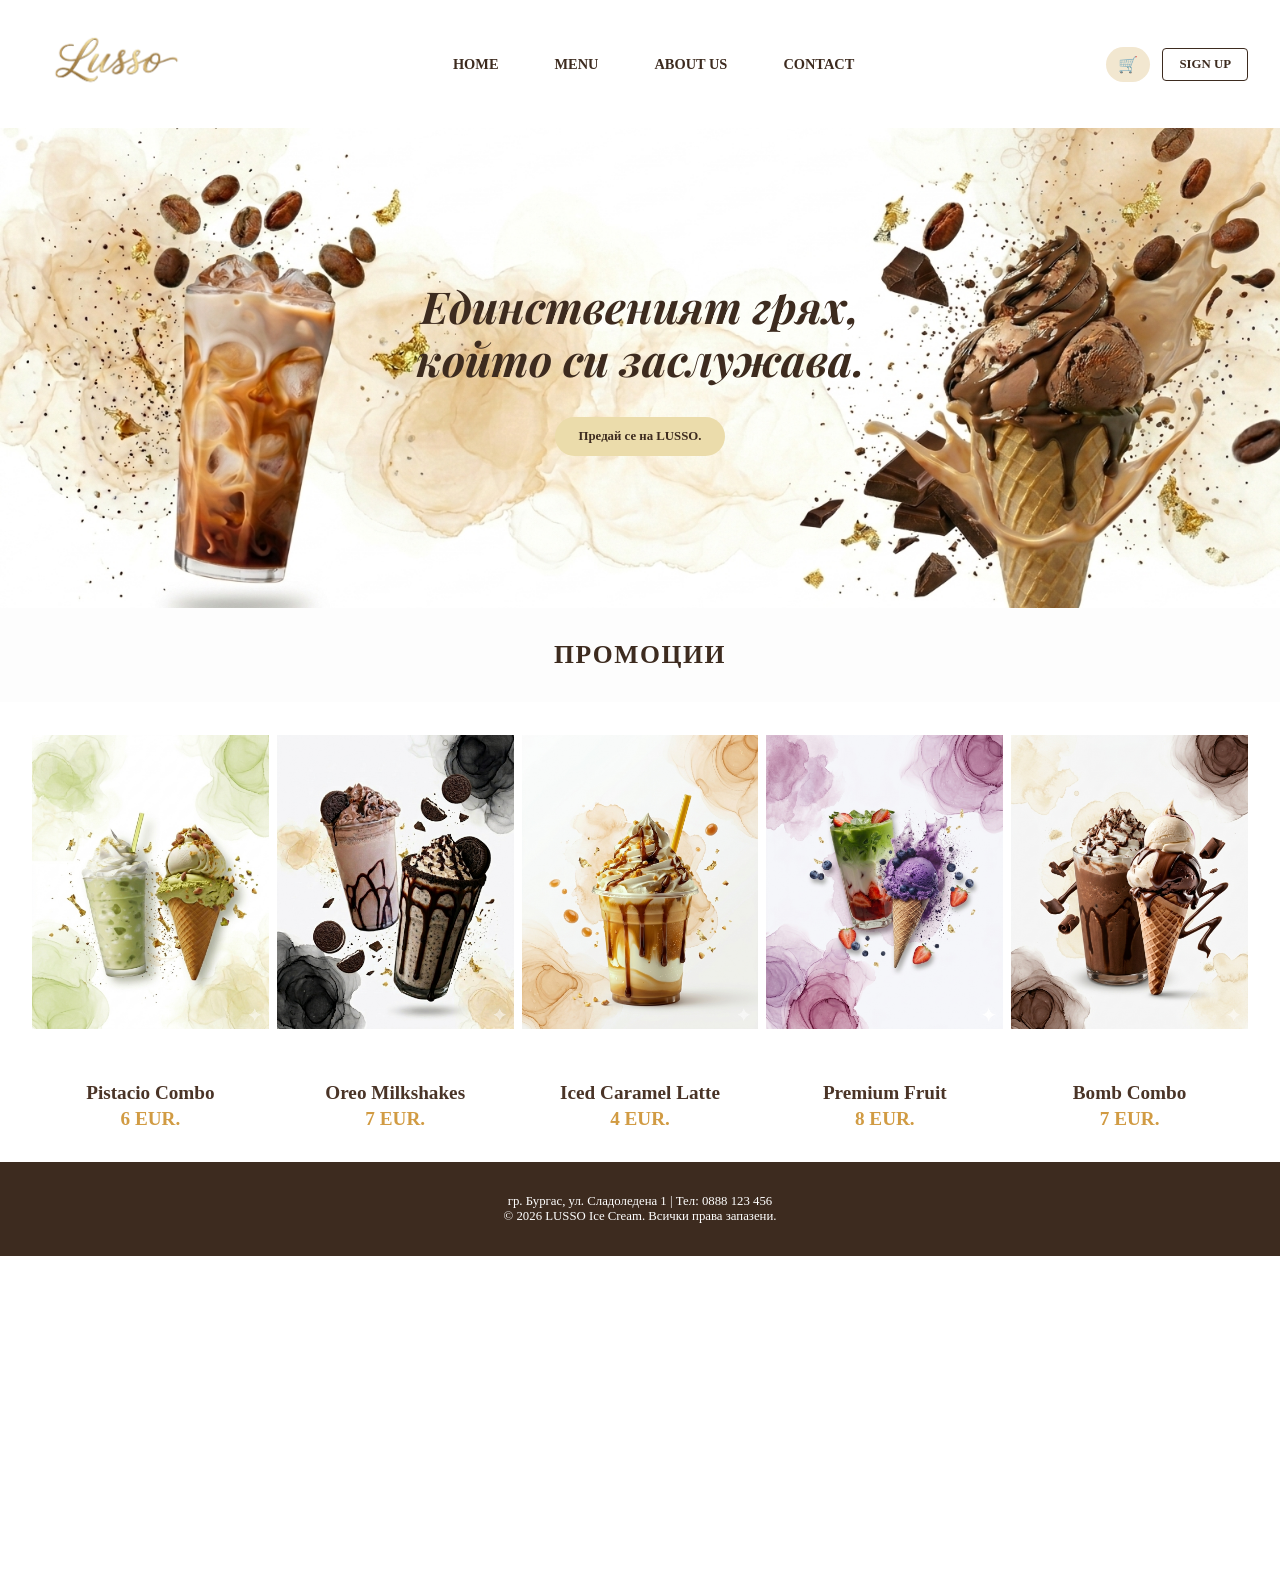
<file: index.html>
<!doctype html>
<html>
<head>
    <meta charset="utf-8">
    <meta name="viewport" content="width=device-width, initial-scale=1.0">
    <title>LUSSO</title>
    <link href="CSS/index.css" rel="stylesheet" type="text/css">
	<link href="https://fonts.googleapis.com/css2?family=Playfair+Display:ital,wght@0,700;1,700&family=Montserrat:wght@300;400&display=swap" rel="stylesheet">
     <link rel="preconnect" href="https://fonts.googleapis.com">
<link rel="preconnect" href="https://fonts.gstatic.com" crossorigin>
<link href="https://fonts.googleapis.com/css2?family=DM+Serif+Display:ital@0;1&family=Merriweather:ital,opsz,wght@0,18..144,300..900;1,18..144,300..900&display=swap" rel="stylesheet">
</head>

<body>
    <div class="grid-container"> <header class="main-header">
            <div class="logo">
                <img src="Images/logo_lusso.png" alt="LUSSO Logo">
            </div>

            <nav class="main-nav">
                <ul>
                     <li><a href="index.html">Home</a></li>
                    <li><a href="menu.html">MENU</a></li>
                    <li><a href="about.html">About Us</a></li>
                    <li><a href="contact.html">Contact</a></li>
                </ul>
            </nav>

            <div class="header-actions">
                <a href="cart.html" class="btn-order">🛒</a>
                <a href="signup.html" class="btn-signup">Sign Up</a>
            </div>
        </header>

        <section class="hero-section" style="background-image: url('Images/first2.png');">
            <div class="hero-text">
                <h1>Единственият грях,<br>който си заслужава.</h1>
                 
                <a href="menu.html" class="cta-button">Предай се на LUSSO.</a>
            </div>
        </section>

        <div class="promo-title">
            <h2>Промоции</h2>
        </div>

        <section class="promo-items">
			<div class="item">
			<div class="img-wrapper">
        <img src="Images/pistacio.png" alt="Промоция КОМБО ПИСТАЧИО">
				<button class="order-btn-promo">Поръчай</button>
        </div>
				 <div class="item-text">
		 <h3>Pistacio Combo</h3>
        <p>6 EUR.</p>
    </div>
    </div>
			
             <div class="item">
    <div class="img-wrapper">
        <img src="Images/oreo.png" alt="Промоция Орео">
        <button class="order-btn-promo add-to-cart" data-name="Oreo Milkshakes" data-price="7.00" data-image="Images/oreo.png">Поръчай</button>
    </div>  
    <div class="item-text">
        <h3>Oreo Milkshakes</h3>
        <p>7  EUR.</p>
    </div>
</div>
				 
    <div class="item">
		<div class="img-wrapper">
        <img src="Images/caramel.png" alt="Промоция Ягода и Боровинка">
			<button class="order-btn-promo">Поръчай</button>
			</div>
		<div class="item-text">
        <h3>Iced Caramel Latte</h3>
        <p>4 EUR.</p>
    </div>
    </div>
		
    <div class="item">
		<div class="img-wrapper">
        <img src="Images/blueberry2.png" alt="Промоция Карамел">
			<button class="order-btn-promo">Поръчай</button>
			</div>
		<div class="item-text">
        <h3>Premium Fruit</h3>
        <p>8 EUR.</p>
    </div>
    </div>
		
		
    <div class="item">
		<div class="img-wrapper">
        <img src="Images/vanilla.png" alt="Промоция Шоколад">
			<button class="order-btn-promo">Поръчай</button>
			</div>
		<div class="item-text">
        <h3>Bomb Combo</h3>
        <p>7 EUR.</p>
    </div>
    </div>
        </section>

         <script src="Scripts/script.js"></script>

        <footer class="main-footer">
            <div class="footer-content">
                <p>гр. Бургас, ул. Сладоледена 1 | Тел: 0888 123 456</p>
                <p>&copy; 2026 LUSSO Ice Cream. Всички права запазени.</p>
            </div>
        </footer>

    </div>
</body>
</html>
</file>
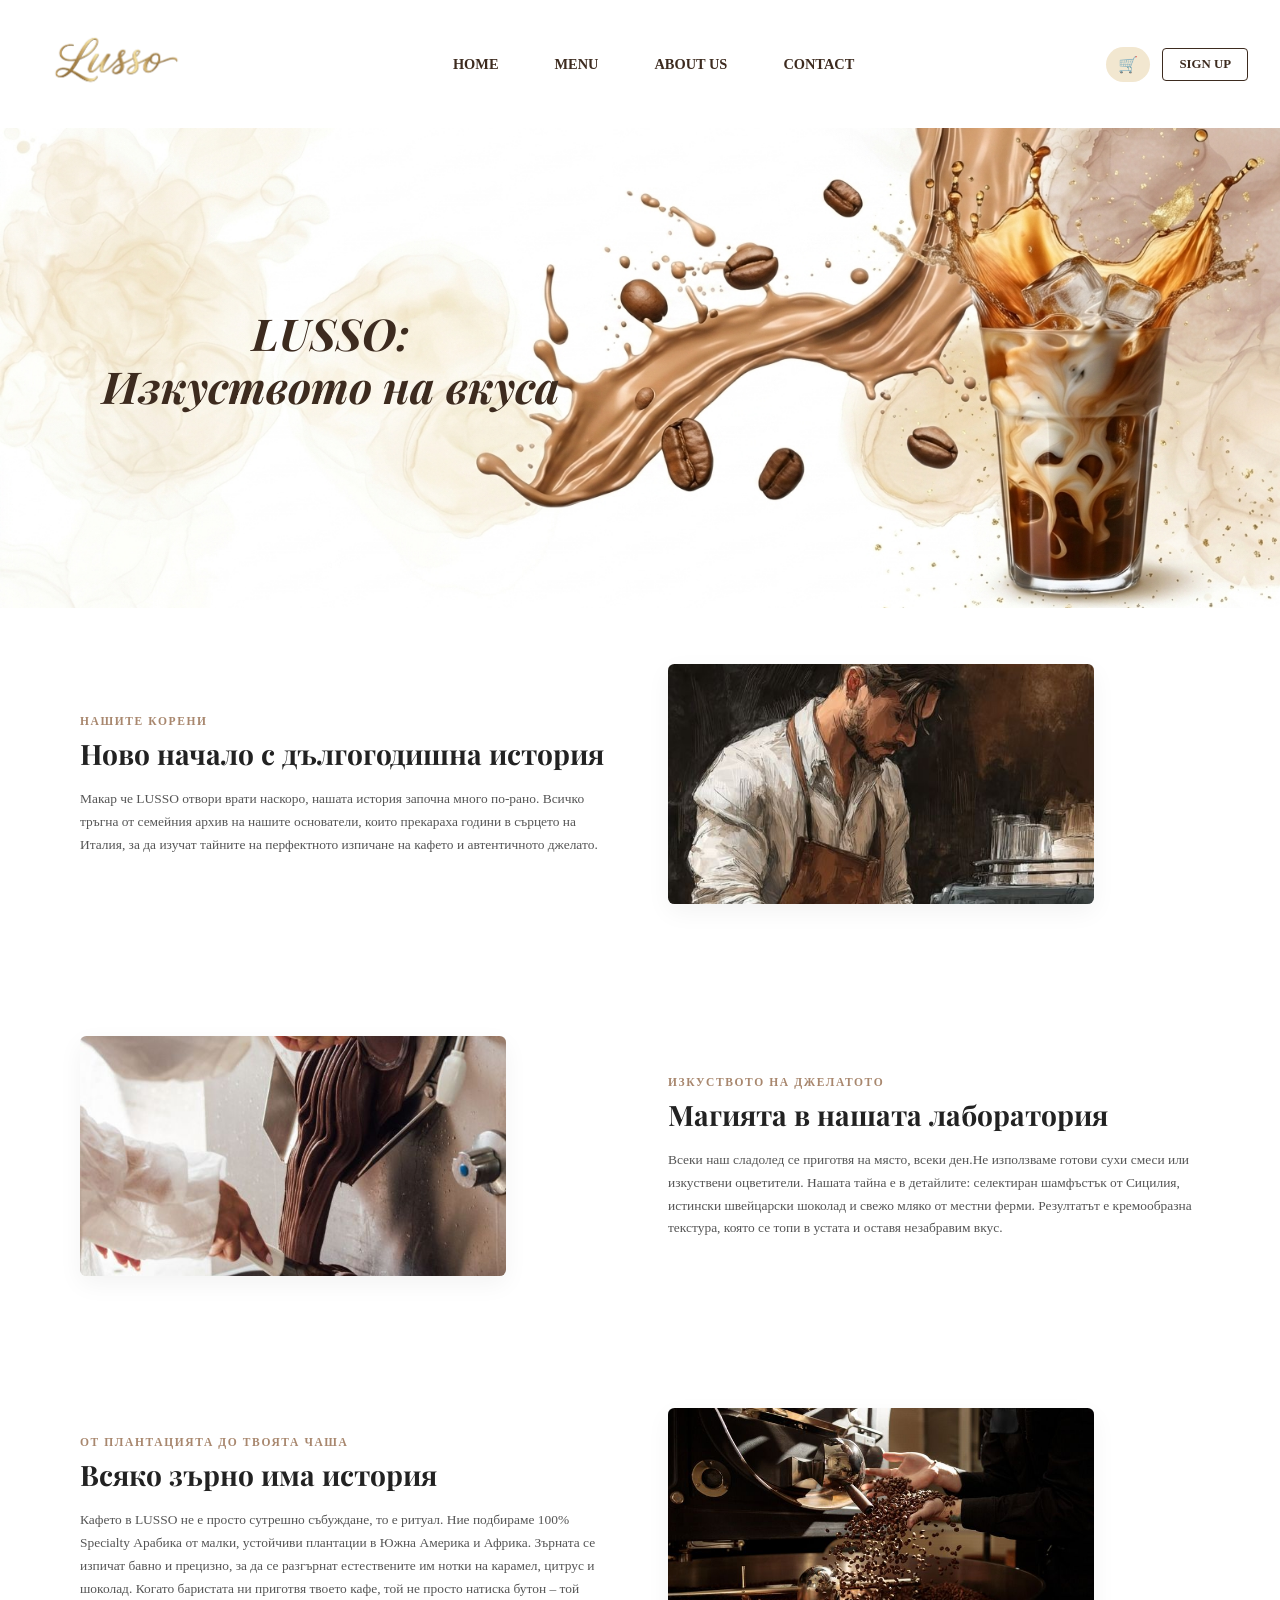
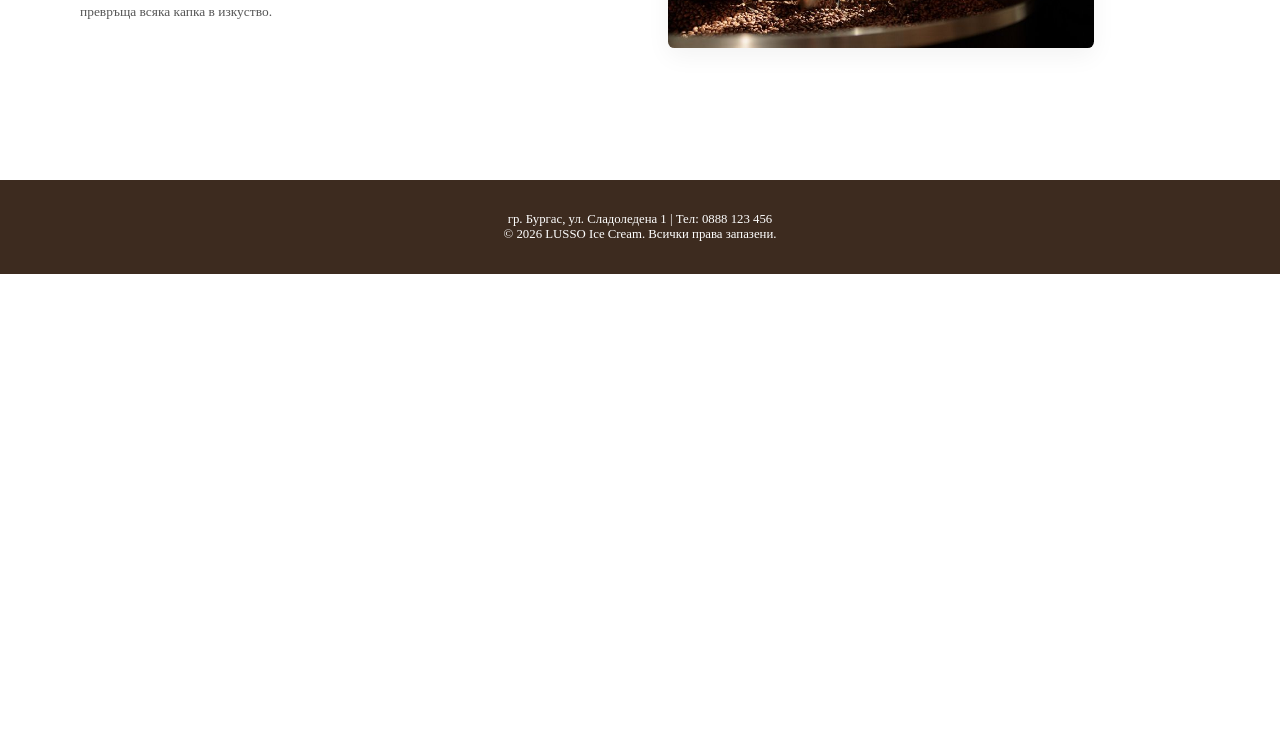
<file: about.html>
<!doctype html>
<html>
<head>
<meta charset="utf-8">
<meta name="viewport" content="width=device-width, initial-scale=1.0">
<title>LUSSO</title>
<link href="CSS/about.css" rel="stylesheet" type="text/css">
<link href="https://fonts.googleapis.com/css2?family=Playfair+Display:ital,wght@0,700;1,700&family=Montserrat:wght@300;400&display=swap" rel="stylesheet">
</head>

<body>
	<div class="grid-container"> <header class="main-header">
            <div class="logo">
                <img src="Images/logo_lusso.png" alt="LUSSO Logo">
            </div>

            <nav class="main-nav">
                <ul>
                    <li><a href="index.html">Home</a></li>
                    <li><a href="menu.html">MENU</a></li>
                    <li><a href="about.html">About Us</a></li>
                    <li><a href="contact.html">Contact</a></li>
                </ul>
            </nav>

            <div class="header-actions">
                <a href="cart.html" class="btn-order">🛒</a>
                <a href="signup.html" class="btn-signup">Sign Up</a>
            </div>
        </header>
		</div>

        <section class="hero-section" style="background-image: url('Images/coffeeaboutus.png');">
            <div class="hero-text">
                  <h1 class="left-banner-text">LUSSO:<br>Изкуството на вкуса</h1>
                </div>
         </section>

         <section class="about-details-section">

    <div class="about-row">
        <div class="about-col-text">
            <h3>Нашите Корени</h3>
            <h2>Ново начало с дългогодишна история</h2>
            <p>Макар че LUSSO отвори врати наскоро, нашата история започна много по-рано. Всичко тръгна от семейния архив на нашите основатели, които прекараха години в сърцето на Италия, за да изучат тайните на перфектното изпичане на кафето и автентичното джелато.</p>
        </div>
        <div class="about-col-img">
            <img src="Images/barista.jpg" alt="Екипът на LUSSO">
        </div>
    </div>

    <div class="about-row">
        <div class="about-col-text">
            <h3>Изкуството на Джелатото</h3>
            <h2>Магията в нашата лаборатория</h2>
            <p>Всеки наш сладолед се приготвя на място, всеки ден.Не използваме готови сухи смеси или изкуствени оцветители. Нашата тайна е в детайлите: селектиран шамфъстък от Сицилия, истински швейцарски шоколад и свежо мляко от местни ферми. Резултатът е кремообразна текстура, която се топи в устата и оставя незабравим вкус.</p>
        </div>
        <div class="about-col-img">
            <img src="Images/chefchocolate.jpg" alt="Производство на сладолед">
        </div>
    </div>

    <div class="about-row">
        <div class="about-col-text">
            <h3>От Плантацията до Твоята Чаша</h3>
            <h2>Всяко зърно има история</h2>
            <p> Кафето в LUSSO не е просто сутрешно събуждане, то е ритуал. Ние подбираме 100% Specialty Арабика от малки, устойчиви плантации в Южна Америка и Африка. Зърната се изпичат бавно и прецизно, за да се разгърнат естествените им нотки на карамел, цитрус и шоколад. Когато баристата ни приготвя твоето кафе, той не просто натиска бутон – той превръща всяка капка в изкуство.</p>
        </div>
        <div class="about-col-img">
            <img src="Images/coffemachine.jpg" alt="Производство на сладолед">
        </div>
    </div>

</section>

<footer class="main-footer">
            <div class="footer-content">
                <p>гр. Бургас, ул. Сладоледена 1 | Тел: 0888 123 456</p>
                <p>&copy; 2026 LUSSO Ice Cream. Всички права запазени.</p>
            </div>
        </footer>
</body>
</html>
</file>
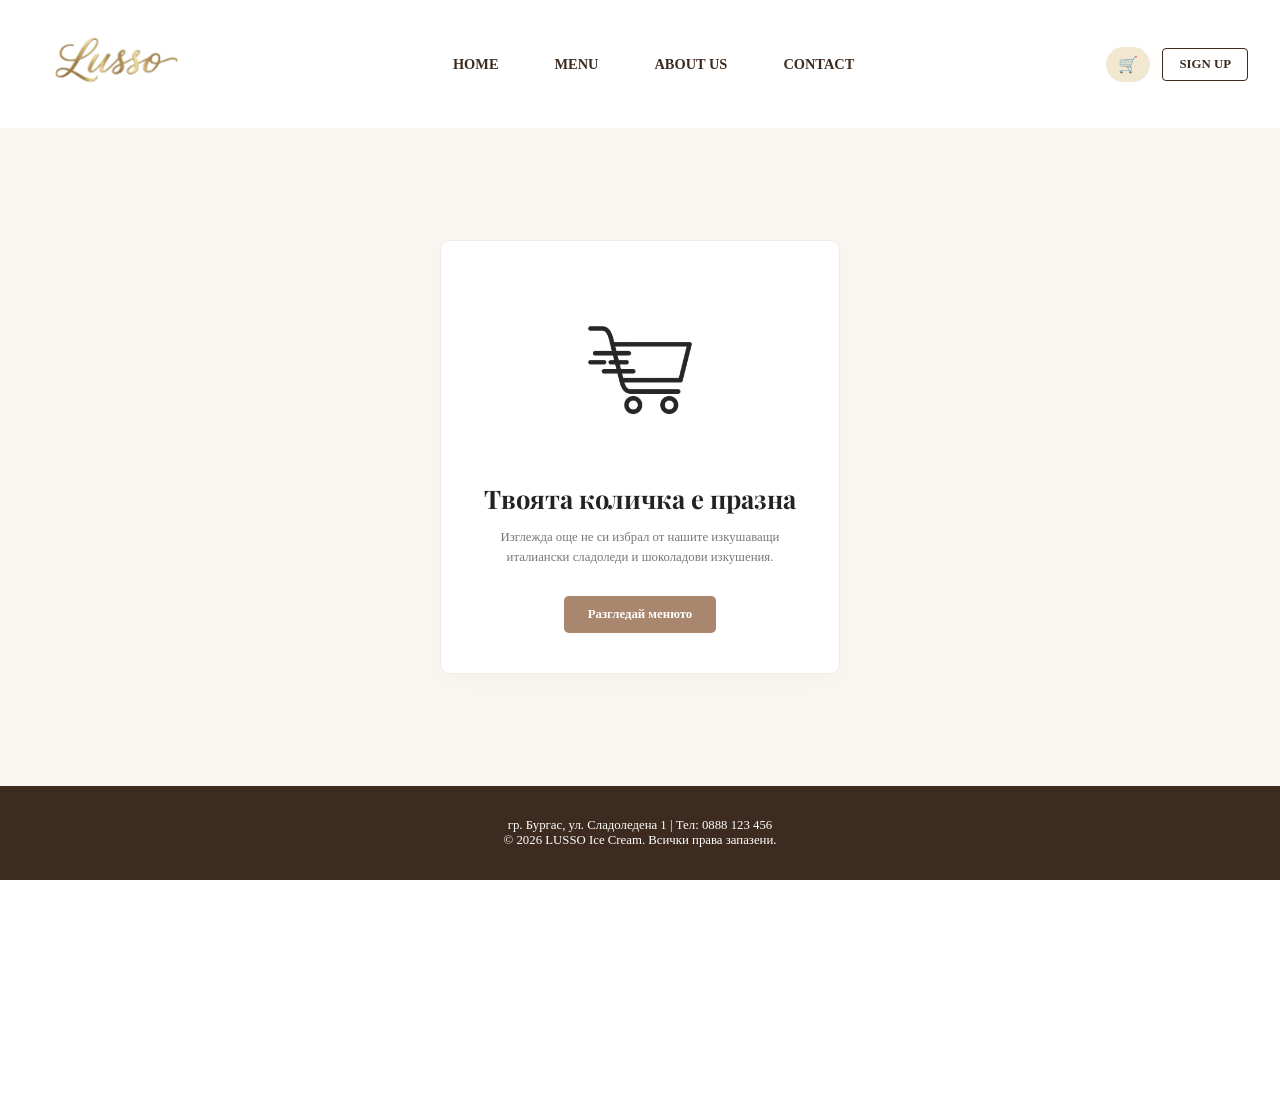
<file: cart.html>
<!doctype html>
<html>
<head>
<meta charset="utf-8">
<meta name="viewport" content="width=device-width, initial-scale=1.0">
<title>LUSSO</title>
<link href="CSS/cart.css" rel="stylesheet" type="text/css">
<link href="https://fonts.googleapis.com/css2?family=Playfair+Display:ital,wght@0,700;1,700&family=Montserrat:wght@300;400&display=swap" rel="stylesheet">
</head>

<body>
	<div class="grid-container">
         <header class="main-header">
            <div class="logo">
                <img src="Images/logo_lusso.png" alt="LUSSO Logo">
            </div>

            <nav class="main-nav">
                <ul>
                    <li><a href="index.html">Home</a></li>
                    <li><a href="menu.html">MENU</a></li>
                    <li><a href="about.html">About Us</a></li>
                    <li><a href="contact.html">Contact</a></li>
                </ul>
            </nav>

            <div class="header-actions">
                <a href="cart.html" class="btn-order">🛒</a>
                <a href="signup.html" class="btn-signup">Sign Up</a>
            </div>
 
        </header>
		</div>
        
        
<main class="cart-wrapper">

 <div class="cart-container">
        <div class="cart-image-wrapper">
    <img src="Images/empty-cart.jpg" alt="Празна количка">
</div>
         
        <!-- Текст под картинката -->
        <h2>Твоята количка е празна</h2>
        <p class="cart-notice">Изглежда още не си избрал от нашите изкушаващи италиански сладоледи и шоколадови изкушения.</p>
        
        <!-- Бутон под текста -->
        <a href="menu.html" class="btn-back-to-menu">Разгледай менюто</a>
    </div>
</main>

<footer class="main-footer">
            <div class="footer-content">
                <p>гр. Бургас, ул. Сладоледена 1 | Тел: 0888 123 456</p>
                <p>&copy; 2026 LUSSO Ice Cream. Всички права запазени.</p>
            </div>
        </footer>
</body>
</html>
</file>
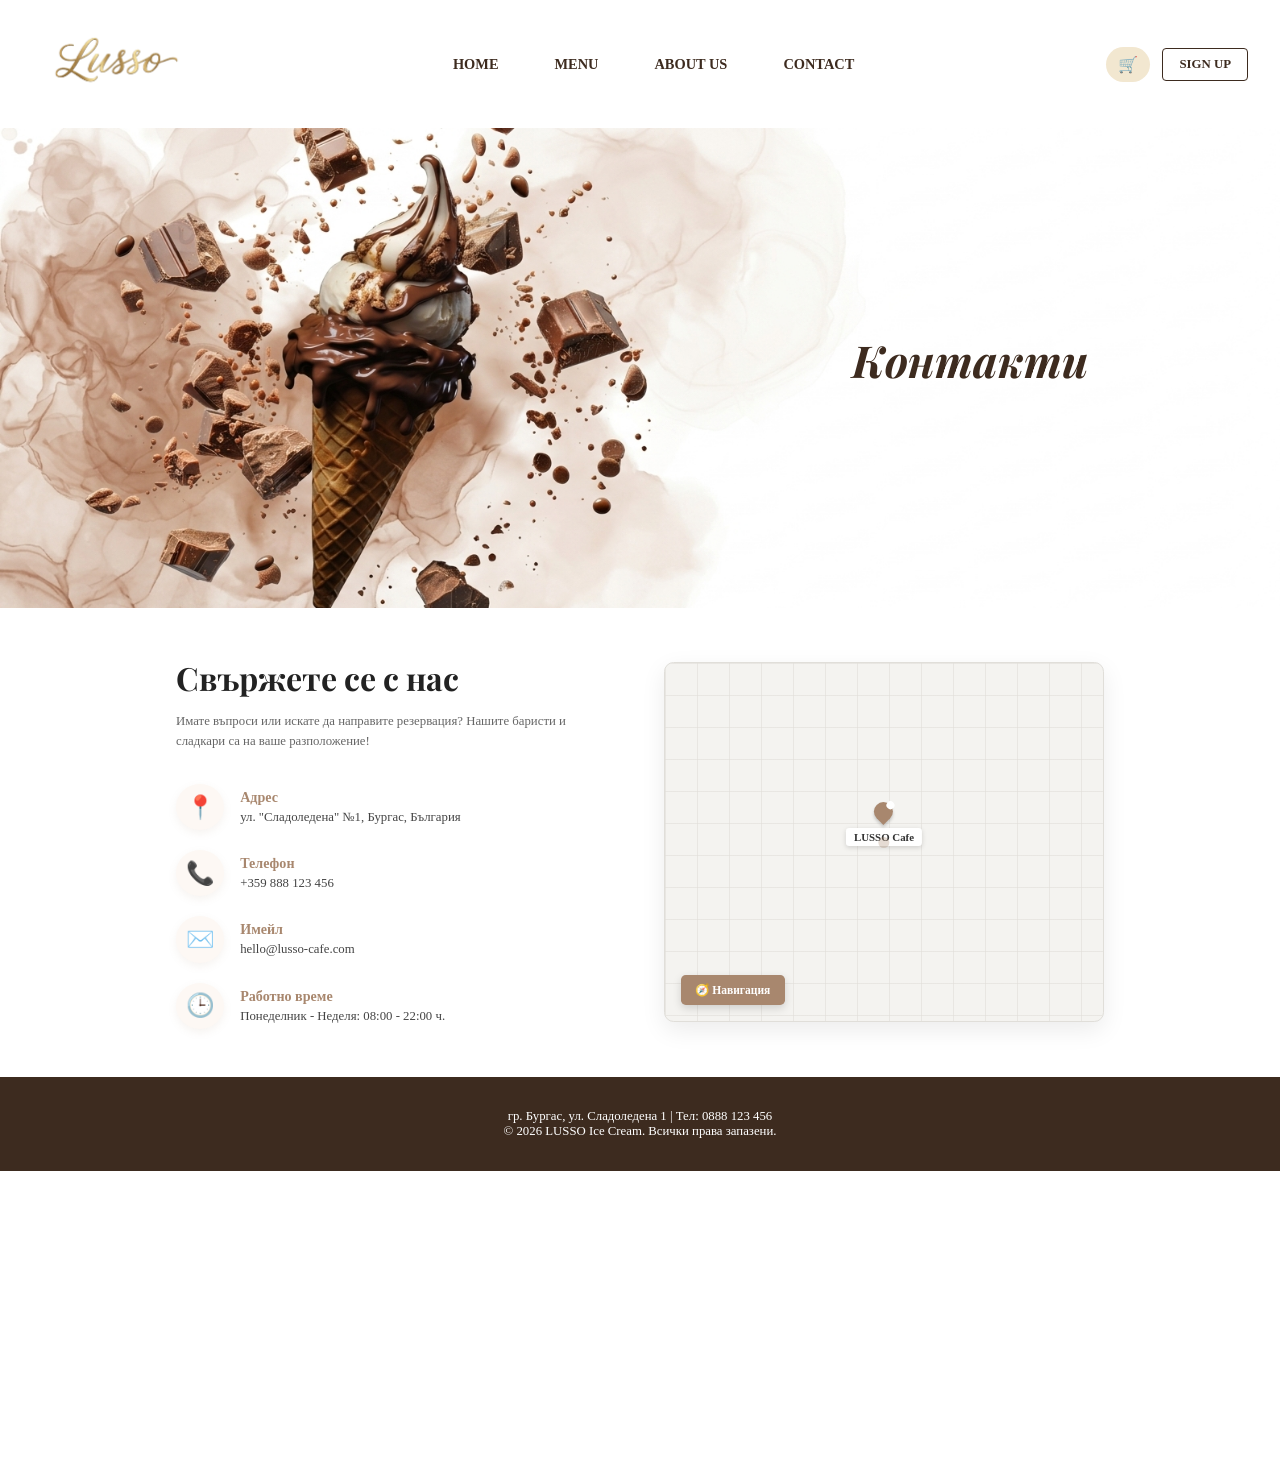
<file: contact.html>
<!doctype html>
<html>
<head>
<meta charset="utf-8">
<meta name="viewport" content="width=device-width, initial-scale=1.0">
<title>LUSSO</title>
<link href="CSS/contact.css" rel="stylesheet" type="text/css">
<link href="https://fonts.googleapis.com/css2?family=Playfair+Display:ital,wght@0,700;1,700&family=Montserrat:wght@300;400&display=swap" rel="stylesheet">
</head>

<body>
	<div class="grid-container"> <header class="main-header">
            <div class="logo">
                <img src="Images/logo_lusso.png" alt="LUSSO Logo">
            </div>

            <nav class="main-nav">
                <ul>
                    <li><a href="index.html">Home</a></li>
                    <li><a href="menu.html">MENU</a></li>
                    <li><a href="about.html">About Us</a></li>
                    <li><a href="contact.html">Contact</a></li>
                </ul>
            </nav>

            <div class="header-actions">
                <a href="cart.html" class="btn-order">🛒</a>
                <a href="signup.html" class="btn-signup">Sign Up</a>
            </div>
        </header>
		</div>

        <section class="hero-section" style="background-image: url('Images/icecreamcontact.png');">
            <div class="hero-text">
                  <h1 class="right-banner-text">Контакти</h1>
                </div>
         </section>

        <main class="contact-container">
    <div class="contact-info">
        <h2>Свържете се с нас</h2>
        <p class="contact-sub">Имате въпроси или искате да направите резервация? Нашите баристи и сладкари са на ваше разположение!</p>
        
        <div class="info-links">
            <div class="info-item">
                <span class="icon">📍</span>
                <div>
                    <h3>Адрес</h3>
                    <p>ул. "Сладоледена" №1, Бургас, България</p>
                </div>
            </div>

            <div class="info-item">
                <span class="icon">📞</span>
                <div>
                    <h3>Телефон</h3>
                    <p>+359 888 123 456</p>
                </div>
            </div>

            <div class="info-item">
                <span class="icon">✉️</span>
                <div>
                    <h3>Имейл</h3>
                    <p>hello@lusso-cafe.com</p>
                </div>
            </div>

            <div class="info-item">
                <span class="icon">🕒</span>
                <div>
                    <h3>Работно време</h3>
                    <p>Понеделник - Неделя: 08:00 - 22:00 ч.</p>
                </div>
            </div>
        </div>
    </div>

    <div class="contact-map-wrapper">
        <div class="fake-map">
            <div class="map-grid-lines"></div> <div class="map-marker">
                <div class="marker-pin"></div>
                <div class="marker-pulse"></div>
                <div class="marker-label">LUSSO Cafe</div>
            </div>
            <div class="map-controls">
                 
            </div>
            <a href="https://maps.google.com" target="_blank" class="btn-navigate">🧭 Навигация</a>
        </div>
    </div>
</main>

<footer class="main-footer">
            <div class="footer-content">
                <p>гр. Бургас, ул. Сладоледена 1 | Тел: 0888 123 456</p>
                <p>&copy; 2026 LUSSO Ice Cream. Всички права запазени.</p>
            </div>
        </footer>
</body>
</html>
</file>
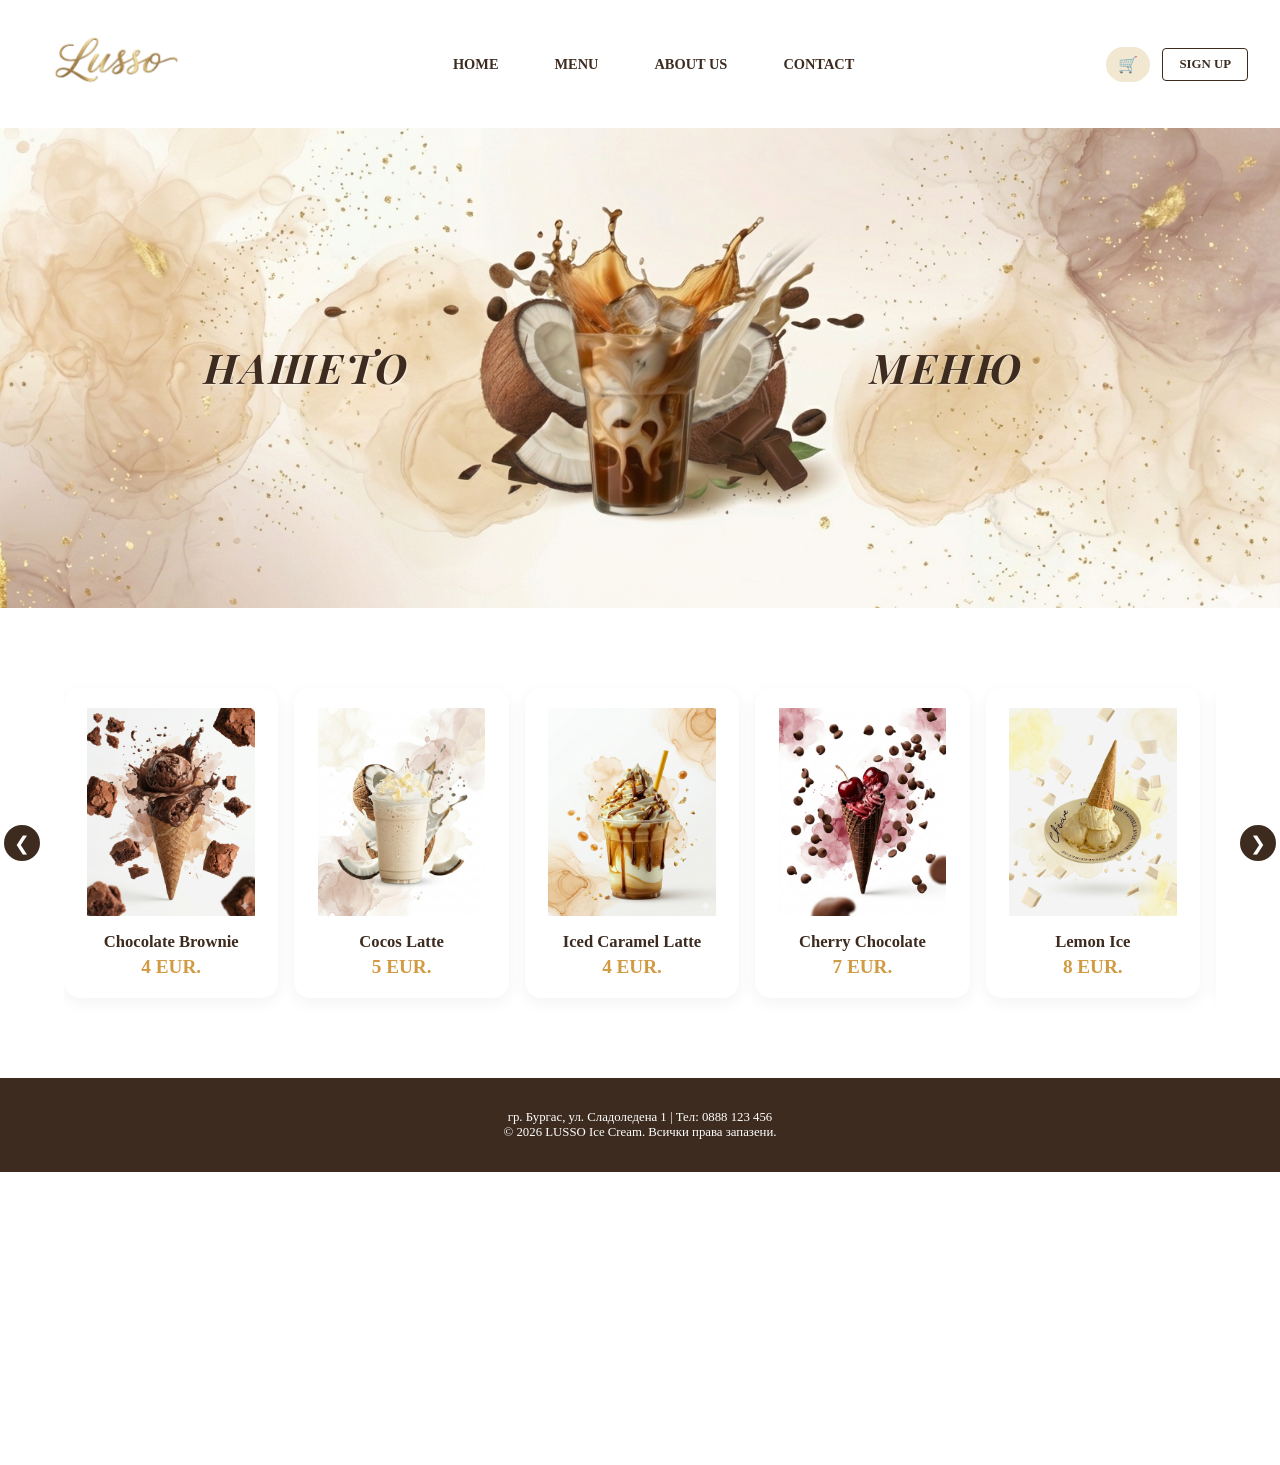
<file: menu.html>
<!doctype html>
<html>
<head>
    <meta charset="utf-8">
    <meta name="viewport" content="width=device-width, initial-scale=1.0">
    <title>LUSSO</title>
    <link href="CSS/menu.css" rel="stylesheet" type="text/css">
    <link href="https://fonts.googleapis.com/css2?family=Playfair+Display:ital,wght@0,700;1,700&family=Montserrat:wght@300;400&display=swap" rel="stylesheet">
    <link rel="preconnect" href="https://fonts.googleapis.com">
<link rel="preconnect" href="https://fonts.gstatic.com" crossorigin>
<link href="https://fonts.googleapis.com/css2?family=DM+Serif+Display:ital@0;1&family=Merriweather:ital,opsz,wght@0,18..144,300..900;1,18..144,300..900&display=swap" rel="stylesheet">

</head>

<body>
    <div class="grid-container"> 
        <header class="main-header">
            <div class="logo">
                <img src="Images/logo_lusso.png" alt="LUSSO Logo">
            </div>

            <nav class="main-nav">
                <ul>
                    <li><a href="index.html">Home</a></li>
                    <li><a href="menu.html">MENU</a></li>
                    <li><a href="about.html">About Us</a></li>
                    <li><a href="contact.html">Contact</a></li>
                </ul>
            </nav>

            <div class="header-actions">
                <a href="cart.html" class="btn-order">🛒</a>
                <a href="signup.html" class="btn-signup">Sign Up</a>
            </div>
        </header> 
        
         <section class="hero-section" style="background-image: url('Images/cocosmenu3.png');">
          <div class="hero-grid-container">
        <div class="hero-column left-side">
            <div class="hero-text h1">
            <h1>НАШЕТО</h1>
            </div>
        </div>
        
        <div class="hero-column middle-space"></div>
        
        <div class="hero-column right-side">
             <div class="hero-text h1">
            <h1>МЕНЮ</h1>
            </div>
        </div>
    </div>
                 
     </section>
    </div>

    <section class="menu-slider-section">
    <button class="slider-arrow left-arrow" id="prevBtn">&#10094;</button>

    <div class="menu-slider-container" id="sliderContainer">
         
        <div class="menu-product-card">
            <div class="product-img-wrapper">
            <img src="Images/brownie.png" alt="Brownie">
           <a href="#" class="order-btn-2">Поръчай</a>
            </div>
            <div class="item-text">
          <h3>Chocolate Brownie </h3>
          <p>4 EUR.</p>
        </div>
        </div>

        <div class="menu-product-card">
             <div class="product-img-wrapper">
            <img src="Images/cocos.png" alt="Cocos">
            <a href="#" class="order-btn-2">Поръчай</a>
            </div>
            <div class="item-text">
           <h3>Cocos Latte</h3>
           <p>5 EUR.</p>
        </div>
        </div>

        <div class="menu-product-card">
            <div class="product-img-wrapper">
            <img src="Images/caramel.png" alt="Caramel">
            <a href="#" class="order-btn-2">Поръчай</a>
            </div>
            <div class="item-text">
             <h3>Iced Caramel Latte</h3>
             <p>4 EUR.</p>
            </div>
        </div>
        
        <div class="menu-product-card">
            <div class="product-img-wrapper">
            <img src="Images/cherry.png" alt="Cherry">
            <a href="#" class="order-btn-2">Поръчай</a>
            </div>
            <div class="item-text">
          <h3>Cherry Chocolate </h3>
          <p>7 EUR.</p>
        </div>
        </div>
        
        <div class="menu-product-card">
            <div class="product-img-wrapper">
            <img src="Images/lemon.png" alt="Lemon">
             <a href="#" class="order-btn-2">Поръчай</a>
            </div>
            <div class="item-text">
             <h3>Lemon Ice</h3>
             <p>8 EUR.</p>
            </div>
        </div>
        
        <div class="menu-product-card">
             <div class="product-img-wrapper"> 
            <img src="Images/nuts.png" alt="Hazelnut">
             <a href="#" class="order-btn-2">Поръчай</a>
            </div>
            <div class="item-text">
             <h3>Hazelnut Cream</h3>
             <p>5 EUR.</p>
            </div>
        </div>

        <div class="menu-product-card">
          <div class="product-img-wrapper">
            <img src="Images/pistacio.png" alt="Pistacio">
            <a href="#" class="order-btn-2">Поръчай</a>
            </div>
            <div class="item-text">
             <h3>Pistacio Dream</h3>
             <p>6 EUR.</p>
            </div>
        </div>

        <div class="menu-product-card">
            <div class="product-img-wrapper">
            <img src="Images/badem.png" alt="Badem">
            <a href="#" class="order-btn-2">Поръчай</a>
            </div>
            <div class="item-text">
             <h3>Almond latte</h3>
             <p>6 EUR.</p>
            </div>
        </div>

        <div class="menu-product-card">
            <div class="product-img-wrapper">
            <img src="Images/oreo.png" alt="Oreo">
           <a href="#" class="order-btn-2">Поръчай</a>
            </div>
            <div class="item-text">
             <h3>Oreo Milkshaked</h3>
             <p>7 EUR.</p>
            </div>
        </div>
        <div class="menu-product-card">
            <div class="product-img-wrapper">
            <img src="Images/vanilla.png" alt="Vanilla">
            <a href="#" class="order-btn-2">Поръчай</a>
            </div>
            <div class="item-text">
             <h3>Bomb Combo</h3>
             <p>7 EUR.</p>
            </div>
        </div>
    </div>

      
     <button class="slider-arrow right-arrow" id="nextBtn">&#10095;</button>
</section>
    <script src="Scripts/script.js"></script> 

     <footer class="main-footer">
            <div class="footer-content">
                <p>гр. Бургас, ул. Сладоледена 1 | Тел: 0888 123 456</p>
                <p>&copy; 2026 LUSSO Ice Cream. Всички права запазени.</p>
            </div>
        </footer>
</body>
</html>
</file>
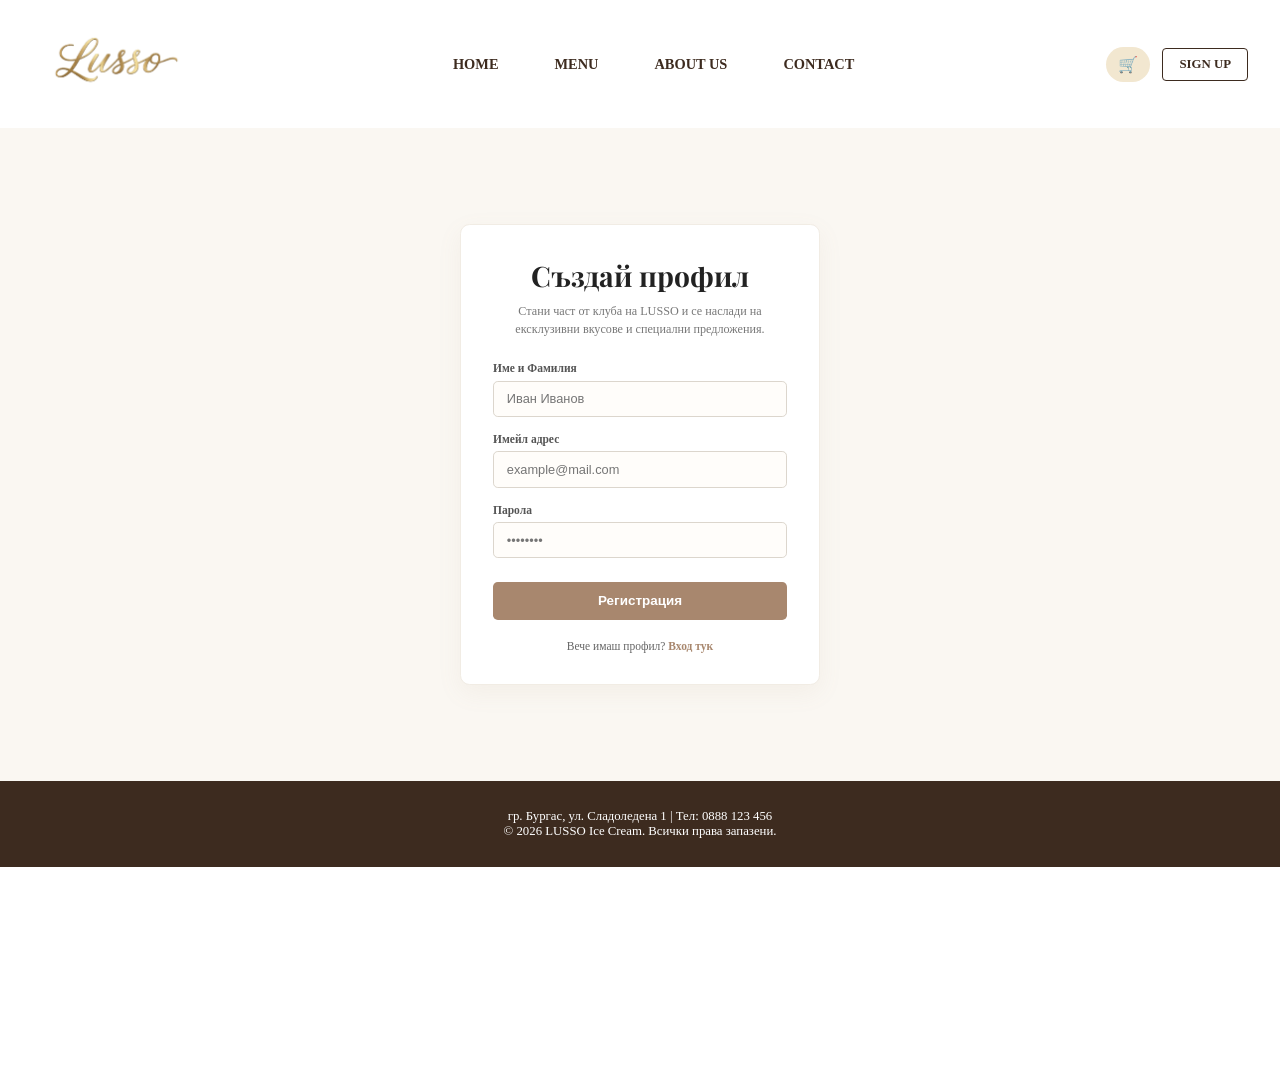
<file: signup.html>
<!doctype html>
<html>
<head>
<meta charset="utf-8">
<meta name="viewport" content="width=device-width, initial-scale=1.0">
<title>LUSSO</title>
<link href="CSS/signup.css" rel="stylesheet" type="text/css">
<link href="https://fonts.googleapis.com/css2?family=Playfair+Display:ital,wght@0,700;1,700&family=Montserrat:wght@300;400&display=swap" rel="stylesheet">
</head>

<body>
	<div class="grid-container"> <header class="main-header">
            <div class="logo">
                <img src="Images/logo_lusso.png" alt="LUSSO Logo">
            </div>

            <nav class="main-nav">
                <ul>
                    <li><a href="index.html">Home</a></li>
                    <li><a href="menu.html">MENU</a></li>
                    <li><a href="about.html">About Us</a></li>
                    <li><a href="contact.html">Contact</a></li>
                </ul>
            </nav>

            <div class="header-actions">
                <a href="cart.html" class="btn-order">🛒</a>
                <a href="signup.html" class="btn-signup">Sign Up</a>
            </div>
        </header>
		</div>

        <main class="signup-wrapper">
    <div class="signup-card">
        <h2>Създай профил</h2>
        <p class="signup-subtitle">Стани част от клуба на LUSSO и се наслади на ексклузивни вкусове и специални предложения.</p>
        
        <form class="signup-form">
            <div class="form-group">
                <label for="name">Име и Фамилия</label>
                <input type="text" id="name" placeholder="Иван Иванов" required>
            </div>

            <div class="form-group">
                <label for="email">Имейл адрес</label>
                <input type="email" id="email" placeholder="example@mail.com" required>
            </div>

            <div class="form-group">
                <label for="password">Парола</label>
                <input type="password" id="password" placeholder="••••••••" required>
            </div>

            <button type="submit" class="btn-register">Регистрация</button>
        </form>

        <p class="form-footer">Вече имаш профил? <a href="#">Вход тук</a></p>
    </div>
</main>

<footer class="main-footer">
            <div class="footer-content">
                <p>гр. Бургас, ул. Сладоледена 1 | Тел: 0888 123 456</p>
                <p>&copy; 2026 LUSSO Ice Cream. Всички права запазени.</p>
            </div>
        </footer>

          </body>
          </html>
</file>
<file: CSS/index.css>
@charset "utf-8";

* {
    margin: 0;
    padding: 0;
    box-sizing: border-box;
}

/* ГЛАВНАТА МРЕЖА (GRID) */
.grid-container {
    display: grid;
    grid-template-columns: repeat(12, 1fr); /* 12 колони */
}

/* ВСЕКИ ГЛАВЕН ЕЛЕМЕНТ ЗАЕМА ЦЕЛИЯ РЕД (12 колони) */
.main-header, .hero-section, .promo-title, .promo-items, .main-footer {
    grid-column: span 12;
}

/* РЕД 1: HEADER СТИЛОВЕ */
.main-header {
    display: flex;
    justify-content: space-between;
    align-items: center;
    padding: 20px 40px;
    background-color: #ffffff;
}

.logo img {
    height: 115px;
    width: auto;
}

.main-nav ul {
    display: flex;
    list-style: none;
    gap: 30px;
}

.main-nav a {
    text-decoration: none;
    color: #3d2b1f;
    text-transform: uppercase;
    font-weight: bold;
    font-size: 18px;
    padding: 10px 20px;
    transition: 0.3s;
}

.main-nav a:hover {
    background-color: #EBDCAB;
    border-radius: 50px;
	color: #827C69;
}

.header-actions {
    display: flex;
    gap: 15px;
    align-items: center;
}

.btn-order {
    background-color: #F2E7D0;
    text-decoration: none;
    font-size: 20px;
    padding: 10px 15px;
    border-radius: 50px;
}

.btn-signup {
    text-decoration: none;
    border: 2px solid #3d2b1f;
    color: #3d2b1f;
    padding: 10px 20px;
    font-weight: bold;
    border-radius: 5px;
    text-transform: uppercase;
}
 /* ЕФЕКТ ПРИ ПОСОЧВАНЕ */

.btn-order:hover {

    background-color: #E6DABA; /* Златно при посочване */
    transform: scale(1.1); /* Леко се увеличава за ефект */
} 
  
.btn-signup:hover {

    background-color: #E6DABA; /* Златно при посочване */
    transform: scale(1.1); /* Леко се увеличава за ефект */

} 

/* РЕД 2: HERO СЕКЦИЯ */
.hero-section {
    
    background-size: cover;
    background-position: center;
    height: 600px;
    display: flex;
    justify-content: center;
    align-items: center;
    text-align: center;
}

 .hero-text h1 {
    font-family: 'Playfair Display', serif; /* Луксозен шрифт с чертички */
    font-size: 55px;
    font-weight: 700;
    font-style: italic; /* Наклонен за повече стил */
    color: #3d2b1f;
    line-height: 1.2;
    margin-bottom: 20px;
}
 

.cta-button {
    display: inline-block;
    padding: 15px 30px;
    background-color: #EBDCAB;
    color: #3d2b1f;
    text-decoration: none;
    font-weight: bold;
    border-radius: 50px;
    margin-top: 20px;
}
.cta-button:hover {

    background-color: #E6DABA; /* Златно при посочване */
    transform: scale(1.1); /* Леко се увеличава за ефект */
} 

/* РЕД 3: ПРОМОЦИИ ЗАГЛАВИЕ */
.promo-title {
    text-align: center;
    padding: 40px 0;
    background-color: #fdfdfd;
}

.promo-title h2 {
    font-size: 32px;
    color: #3d2b1f;
    text-transform: uppercase;
    letter-spacing: 2px;
}

/* РЕД 4: 5 КАРТИНКИ В МРЕЖА */
.promo-items {
	grid-column: span 12;
    display: grid;
    grid-template-columns: repeat(5, 1fr); /* ТУК ГИ ДЕЛИМ НА 5 */
    gap: 10px;
    padding: 0 40px 40px;
}

 .item {
    background-color: transparent;
    display: flex;
    flex-direction: column; /* Подрежда картинката и текста един под друг */
    align-items: center;
	justify-content: flex-start;
    height: auto; /* Кутията сама ще се разпъне спрямо съдържанието */
}
.img-wrapper {
    position: relative; /* За да позиционираме бутона вътре */
    width: 100%;
    height: 450px; /* Фиксираме височината на картинката */
    overflow: hidden; /* Реже всичко, което излиза от рамката (при уголемяване) */
    border-radius: 15px; /* Заобляме рамката */
    margin-bottom: 15px; /* Разстояние до текста отдолу */
    cursor: pointer; /* Сменя курсора на ръчичка */
}

.item img {
    width: 100%;
    height: 450px; /* Фиксираме само височината на картинката, за да са равни */
    object-fit: contain;
    border-radius: 10px;
    margin-bottom: 10px; /* Малко разстояние преди текста */
	transition: all 0.4s ease; /* Плавен ефект за всичко */
   
} 
/* ЕФЕКТ ПРИ МИНАВАНЕ НА МИШКАТА ВЪРХУ РАМКАТА (img-wrapper) */
/* 1. Картинката се уголемява малко */
/* 2. Картинката се замаглява */
.img-wrapper:hover img {
    transform: scale(1.05); /* Уголемяване с 5% */
    filter: blur(3px); /* Плавно замъгляване */
    opacity: 0.8; /* Леко изсветляване за по-добър контраст с бутона */
}

/* БУТОНЪТ "ПОРЪЧАЙ" НАД КАРТИНКАТА */
.order-btn-promo {
     font-family: 'DM Serif Display', serif;
    position: absolute; /* ВАЖНО: Заковава го над картинката */
    top: 50%; /* Центрира вертикално */
    left: 50%; /* Центрира хоризонтално */
    transform: translate(-50%, -50%) scale(0.8); /* Премества бутона доцентъра и го прави малко по-малък */
    
    background-color: rgba(209, 155, 67, 0.9); /* Твоят карамелен цвят с лека прозрачност */
    color: #fff; /* Бял текст */
    border: none;
    padding: 12px 30px;
    font-size: 1.1rem;
    font-weight: bold;
    border-radius: 25px;
    text-transform: uppercase;
    cursor: pointer;
    box-shadow: 0 4px 6px rgba(0,0,0,0.2);
     

    
    /* СКРИВАМЕ БУТОНА ПО ПОДРАЗБИРАНЕ */
    opacity: 0;
    visibility: hidden;
    transition: all 0.4s ease; /* Плавно появяване */
}

/* ЕФЕКТ ПРИ МИНАВАНЕ НА МИШКАТА ВЪРХУ РАМКАТА (img-wrapper) */
/* БУТОНЪТ СЕ ПОЯВЯВА */
.img-wrapper:hover .order-btn-promo {
    opacity: 1;
    visibility: visible;
    transform: translate(-50%, -50%) scale(1); /* Връща нормалния размер при появяване */
}

/* ЕФЕКТ ПРИ МИНАВАНЕ НА МИШКАТА ВЪРХУ САМИЯ БУТОН */
.order-btn-promo:hover {
    background-color: #4a3427; /* Сменя цвета на тъмно кафяв */
    transform: translate(-50%, -50%) scale(1.05); /* Уголемява леко само бутона */
}

 .item-text {
    width: 100%;
    display: flex;
    flex-direction: column;
    align-items: center; /* Центрира заглавието спрямо цената */
    margin-top: 10px;    /* Разстоянието между снимката и текста */
}

.item-text h3 {
    margin: 0;
    font-size: 1.5rem;
    color: #4a3427;
}

.item-text p {
    margin: 5px 0 0 0;
	font-size: 1.5rem;
    color: #D19B43;
    font-weight: bold;
}

/* РЕД 5: FOOTER */
.main-footer {
    background-color: #3d2b1f;
    color: #ffffff;
    text-align: center;
    padding: 40px;
}

 /* Основният контейнер се разпъва по целия екран */
.hero-grid-container {
    position: relative;
    display: flex;
    width: 100%;
    height: 100%;
    justify-content: space-between;
    align-items: center;
    padding: 0 5%; /* Леко вътрешно разстояние от краищата на екрана */
    box-sizing: border-box;
}

  

 /* ТОВА Е ЗА ТЕЛЕФОНИ */
@media (max-width: 768px) {
    .main-header {
        flex-direction: column; /* Подрежда Лого, Меню и Бутони един под друг */
        gap: 20px;
        padding: 20px 10px;
        height: auto; /* Позволява на хедъра да се разпъне според съдържанието */
    }

    .logo img {
        height: 80px; /* Малко по-малко лого за телефон */
        margin-bottom: 10px;
    }

    .main-nav ul {
        flex-direction: column; /* Home, Menu, About Us стават едно под друго */
        align-items: center;
        gap: 10px;
    }

    .main-nav a {
        font-size: 16px;
        padding: 8px 15px;
    }

    .header-actions {
        width: 100%; /* Заемат целия ред */
        justify-content: center; /* Центрира количката и Sign Up */
        gap: 15px;
        margin-top: 10px;
    }

    /* Оправяме снимката за телефон */
    .hero-section {
        height: 400px; /* По-ниска снимка, за да не скролваме вечно */
		
    }

    .hero-text h1 {
        font-size: 28px; /* По-малък шрифт, за да не излиза от екрана */
    }
	 
    /* Оправяме 5-те промоции - да станат 1 или 2 на ред */
    .promo-items {
        grid-template-columns: 1fr; /* По една промоция на ред */
        padding: 20px;
    }
    .hero-grid-container {
        flex-direction: column;
        justify-content: center;
        align-items: center;
        padding: 0;
        height: 100%;
    }
    .hero-column {
        width: 100%;
        height: auto;
        position: absolute; /* Заключваме блоковете на точни позиции */
        left: 0;
        justify-content: center;
    }
     .left-side {
        top: 35px; /* Разстояние от горния ръб на банера */
    }

    /* Долната дума отива най-долу */
    .right-side {
        bottom: 35px; /* Разстояние от долния ръб на банера */
    }
    .middle-space {
        display: none; /* Скрива празната кутия на телефони */
    }
     
}
 /* Този код автоматично свива сайта на 80%, но САМО за компютри и лаптопи */
@media (min-width: 769px) {
    html {
        zoom: 80%;
    }
}
</file>
<file: CSS/about.css>
@charset "utf-8";

* {
    margin: 0;
    padding: 0;
    box-sizing: border-box;
}

/* ГЛАВНАТА МРЕЖА (GRID) */
.grid-container {
    display: grid;
    grid-template-columns: repeat(12, 1fr); /* 12 колони */
}

/* ВСЕКИ ГЛАВЕН ЕЛЕМЕНТ ЗАЕМА ЦЕЛИЯ РЕД (12 колони) */
.main-header, .hero-section, .promo-title, .promo-items, .main-footer {
    grid-column: span 12;
}

/* РЕД 1: HEADER СТИЛОВЕ */
.main-header {
    display: flex;
    justify-content: space-between;
    align-items: center;
    padding: 20px 40px;
    background-color: #ffffff;
}

.logo img {
    height: 115px;
    width: auto;
}

.main-nav ul {
    display: flex;
    list-style: none;
    gap: 30px;
}

.main-nav a {
    text-decoration: none;
    color: #3d2b1f;
    text-transform: uppercase;
    font-weight: bold;
    font-size: 18px;
    padding: 10px 20px;
    transition: 0.3s;
}

.main-nav a:hover {
    background-color: #EBDCAB;
    border-radius: 50px;
	color: #827C69;
}

.header-actions {
    display: flex;
    gap: 15px;
    align-items: center;
}

.btn-order {
    background-color: #F2E7D0;
    text-decoration: none;
    font-size: 20px;
    padding: 10px 15px;
    border-radius: 50px;
}

.btn-signup {
    text-decoration: none;
    border: 2px solid #3d2b1f;
    color: #3d2b1f;
    padding: 10px 20px;
    font-weight: bold;
    border-radius: 5px;
    text-transform: uppercase;
}
 /* ЕФЕКТ ПРИ ПОСОЧВАНЕ */

.btn-order:hover {

    background-color: #E6DABA; /* Златно при посочване */
    transform: scale(1.1); /* Леко се увеличава за ефект */
} 
  
.btn-signup:hover {

    background-color: #E6DABA; /* Златно при посочване */
    transform: scale(1.1); /* Леко се увеличава за ефект */

} 
/* РЕД 2: HERO СЕКЦИЯ */
.hero-section {
    
    background-size: cover;
    background-position: center;
    height: 600px;
    display: flex;
    justify-content: center;
    align-items: center;
    text-align: center;
}

 .hero-text h1 {
    font-family: 'Playfair Display', serif; /* Луксозен шрифт с чертички */
    font-size: 55px;
    font-weight: 700;
    font-style: italic; /* Наклонен за повече стил */
    color: #3d2b1f;
    line-height: 1.2;
    margin-bottom: 20px;
}
 

.cta-button {
    display: inline-block;
    padding: 15px 30px;
    background-color: #EBDCAB;
    color: #3d2b1f;
    text-decoration: none;
    font-weight: bold;
    border-radius: 50px;
    margin-top: 20px;
}
.cta-button:hover {

    background-color: #E6DABA; /* Златно при посочване */
    transform: scale(1.1); /* Леко се увеличава за ефект */
} 


.item-text {
    width: 100%;
    display: flex;
    flex-direction: column;
    align-items: center; /* Центрира заглавието спрямо цената */
    margin-top: 10px;    /* Разстоянието между снимката и текста */
}

.item-text h3 {
    margin: 0;
    font-size: 1.5rem;
    color: #4a3427;
}

.item-text p {
    margin: 5px 0 0 0;
	font-size: 1.5rem;
    color: #D19B43;
    font-weight: bold;
}
.left-banner-text {
    position: absolute;
    top: 40%;
    left: 8%;                  /* Бута го наляво */
    transform: translateY(-50%); /* Центрира го перфектно нагоре-надолу */
    color: #4a3319;            /* Твоят красив кафяв цвят */
    font-family: 'Playfair Display', serif; /* Или шрифта, който ползваш */
    font-size: 2.8rem;
    line-height: 1.2;
    z-index: 5;
}
 
.about-details-section {
    max-width: 1500px;
    margin: 70px auto;
    padding: 0 50px;
}

.about-row {
    display: flex;
    align-items: center;
    justify-content: space-between;
    margin-bottom: 160px; /* Разстояние между секциите */
    gap: 70px;
}

/* 🌟 АВТОМАТИЧНО ОБРЪЩАНЕ НА ВСЕКИ ВТОРИ РЕД */
.about-row:nth-child(even) {
    flex-direction: row-reverse;
}

.about-col-text {
    flex: 1;
}

.about-col-text h3 {
    color: #a8876e;
    text-transform: uppercase;
    font-size: 0.9rem;
    letter-spacing: 2px;
    margin-bottom: 10px;
}

.about-col-text h2 {
    font-size: 2.2rem;
    color: #222;
    margin-bottom: 20px;
    font-family: 'Playfair Display', serif;
}

.about-col-text p {
    color: #555;
    line-height: 1.7;
    font-size: 1.05rem;
}

.about-col-img {
    flex: 1;
}

.about-col-img img {
    width: 80%;
    height: 300px;
    object-fit: cover; /* Снимката ще пасне перфектно без да се разтегля */
    border-radius: 8px;
    box-shadow: 0 10px 30px rgba(0,0,0,0.05);
}

.main-footer {
    background-color: #3d2b1f;
    color: #ffffff;
    text-align: center;
    padding: 40px;
}

 /* Основният контейнер се разпъва по целия екран */
.hero-grid-container {
    position: relative;
    display: flex;
    width: 100%;
    height: 100%;
    justify-content: space-between;
    align-items: center;
    padding: 0 5%; /* Леко вътрешно разстояние от краищата на екрана */
    box-sizing: border-box;
}


/* ТОВА Е ЗА ТЕЛЕФОНИ */
@media (max-width: 768px) {
    .main-header {
        flex-direction: column; /* Подрежда Лого, Меню и Бутони един под друг */
        gap: 20px;
        padding: 20px 10px;
        height: auto; /* Позволява на хедъра да се разпъне според съдържанието */
    }

    .logo img {
        height: 80px; /* Малко по-малко лого за телефон */
        margin-bottom: 10px;
    }

    .main-nav ul {
        flex-direction: column; /* Home, Menu, About Us стават едно под друго */
        align-items: center;
        gap: 10px;
    }

    .main-nav a {
        font-size: 16px;
        padding: 8px 15px;
    }

    .header-actions {
        width: 100%; /* Заемат целия ред */
        justify-content: center; /* Центрира количката и Sign Up */
        gap: 15px;
        margin-top: 10px;
    }

    /* Оправяме снимката за телефон */
    .hero-section {
        height: 400px; /* По-ниска снимка, за да не скролваме вечно */
		
    }

    .hero-text h1 {
        font-size: 28px; /* По-малък шрифт, за да не излиза от екрана */
    }

      .about-row, .about-row:nth-child(even) {
        flex-direction: column;
        gap: 30px;
        margin-bottom: 50px;
        
    }

    .left-banner-text {
    position: absolute;
    top: 50%;
    left: 8%;                  /* Бута го наляво */
    transform: translateY(-50%); /* Центрира го перфектно нагоре-надолу */
    color: #4a3319;            /* Твоят красив кафяв цвят */
    font-family: 'Playfair Display', serif; /* Или шрифта, който ползваш */
    font-size: 2.8rem;
    line-height: 1.2;
    z-index: 5;
}

}
/* Този код автоматично свива сайта на 80%, но САМО за компютри и лаптопи */
@media (min-width: 769px) {
    html {
        zoom: 80%;
    }
}
</file>
<file: CSS/cart.css>
@charset "utf-8";

* {
    margin: 0;
    padding: 0;
    box-sizing: border-box;
}

/* ГЛАВНАТА МРЕЖА (GRID) */
.grid-container {
    display: grid;
    grid-template-columns: repeat(12, 1fr); /* 12 колони */
}

/* ВСЕКИ ГЛАВЕН ЕЛЕМЕНТ ЗАЕМА ЦЕЛИЯ РЕД (12 колони) */
.main-header, .hero-section, .promo-title, .promo-items, .main-footer {
    grid-column: span 12;
}

/* РЕД 1: HEADER СТИЛОВЕ */
.main-header {
    display: flex;
    justify-content: space-between;
    align-items: center;
    padding: 20px 40px;
    background-color: #ffffff;
}

.logo img {
    height: 115px;
    width: auto;
}

.main-nav ul {
    display: flex;
    list-style: none;
    gap: 30px;
}

.main-nav a {
    text-decoration: none;
    color: #3d2b1f;
    text-transform: uppercase;
    font-weight: bold;
    font-size: 18px;
    padding: 10px 20px;
    transition: 0.3s;
}

.main-nav a:hover {
    background-color: #EBDCAB;
    border-radius: 50px;
	color: #827C69;
}

.header-actions {
    display: flex;
    gap: 15px;
    align-items: center;
}

.btn-order {
    background-color: #F2E7D0;
    text-decoration: none;
    font-size: 20px;
    padding: 10px 15px;
    border-radius: 50px;
}

.btn-signup {
    text-decoration: none;
    border: 2px solid #3d2b1f;
    color: #3d2b1f;
    padding: 10px 20px;
    font-weight: bold;
    border-radius: 5px;
    text-transform: uppercase;
}
 /* ЕФЕКТ ПРИ ПОСОЧВАНЕ */

.btn-order:hover {

    background-color: #E6DABA; /* Златно при посочване */
    transform: scale(1.1); /* Леко се увеличава за ефект */
} 
  
.btn-signup:hover {

    background-color: #E6DABA; /* Златно при посочване */
    transform: scale(1.1); /* Леко се увеличава за ефект */

} 
 /* Контейнер за количката */
.cart-wrapper {
    min-height: calc(100vh - 100px); /* Напасва се спрямо хедъра и футъра, за да няма празни пространства */
    display: flex;
    justify-content: center;
    align-items: center;
    background-color: #faf7f2; /* Мекият светъл бранд цвят */
    padding: 140px 60px;
}

/* Картата на празната количка */
.cart-container {
    background: #ffffff;
    max-width: 500px;
    width: 100%;
    padding: 50px 40px;
    border-radius: 12px;
    box-shadow: 0 10px 30px rgba(168, 135, 110, 0.06);
    border: 1px solid #f1ece4;
    text-align: center;
}

/* Иконата */
.cart-empty-icon {
    font-size: 3.5rem;
    margin-bottom: 20px;
    opacity: 0.7;
    display: inline-block;
}

/* Заглавието "Твоята количка е празна" */
.cart-container h2 {
    font-size: 2rem;
    color: #222;
    margin-bottom: 15px;
    font-family: 'Playfair Display', serif; /* Премиум шрифта на сайта */
}

/* Поддържащ текст */
.cart-notice {
    color: #777;
    font-size: 1rem;
    line-height: 1.6;
    margin-bottom: 35px;
}

/* Елегантният бутон за връщане към менюто */
.btn-back-to-menu {
    display: inline-block;
    background-color: #a8876e; /* Брандовото кафяво */
    color: #ffffff;
    text-decoration: none;
    padding: 14px 30px;
    font-size: 1rem;
    font-weight: bold;
    border-radius: 6px;
    transition: background-color 0.3s ease, transform 0.1s ease;
}

.btn-back-to-menu:hover {
    background-color: #8e6f56; /* По-тъмен шоколадов нюанс при посочване */
}

.btn-back-to-menu:active {
    transform: scale(0.98);
}

/* Специален контейнер за картинката */
.cart-image-wrapper {
    width: 100%;
    display: flex;
    justify-content: center;
    align-items: center;
    padding: 20px 0; /* Малко разстояние над и под картинката */
}

/* Стилизиране на картинката */
.cart-image-wrapper img {
    /* Смаляваме я, така че да е елегантна и да не заема цялото място */
    max-width: 180px; 
    
    /* За сигурност, да не се показва по-голяма от контейнера */
    width: 100%;
    
    /* Запазва съотношението на страните */
    height: auto; 
    
    /* Добавяме малко прозрачност, за да омекотим черния цвят */
    opacity: 0.85; 
    
    /* Леко я повдигаме, за да не е прекалено близо до текста */
    margin-bottom: 30px; 
}

 

.main-footer {
    background-color: #3d2b1f;
    color: #ffffff;
    text-align: center;
    padding: 40px;
    
}

 /* Основният контейнер се разпъва по целия екран */
.hero-grid-container {
    position: relative;
    display: flex;
    width: 100%;
    height: 100%;
    justify-content: space-between;
    align-items: center;
    padding: 0 5%; /* Леко вътрешно разстояние от краищата на екрана */
    box-sizing: border-box;
}

@media (max-width: 768px) {
    .main-header {
        flex-direction: column; /* Подрежда Лого, Меню и Бутони един под друг */
        gap: 20px;
        padding: 20px 10px;
        height: auto; /* Позволява на хедъра да се разпъне според съдържанието */
    }

    .logo img {
        height: 80px; /* Малко по-малко лого за телефон */
        margin-bottom: 10px;
    }

    .main-nav ul {
        flex-direction: column; /* Home, Menu, About Us стават едно под друго */
        align-items: center;
        gap: 10px;
    }

    .main-nav a {
        font-size: 16px;
        padding: 8px 15px;
    }

    .header-actions {
        width: 100%; /* Заемат целия ред */
        justify-content: center; /* Центрира количката и Sign Up */
        gap: 15px;
        margin-top: 10px;
    }

     .cart-container {
        padding: 40px 20px;
    }
    .cart-container h2 {
        font-size: 1.6rem;
    }
}
/* Този код автоматично свива сайта на 80%, но САМО за компютри и лаптопи */
@media (min-width: 769px) {
    html {
        zoom: 80%;
    }
}
</file>
<file: CSS/contact.css>
@charset "utf-8";

* {
    margin: 0;
    padding: 0;
    box-sizing: border-box;
}

/* ГЛАВНАТА МРЕЖА (GRID) */
.grid-container {
    display: grid;
    grid-template-columns: repeat(12, 1fr); /* 12 колони */
}

/* ВСЕКИ ГЛАВЕН ЕЛЕМЕНТ ЗАЕМА ЦЕЛИЯ РЕД (12 колони) */
.main-header, .hero-section, .promo-title, .promo-items, .main-footer {
    grid-column: span 12;
}

/* РЕД 1: HEADER СТИЛОВЕ */
.main-header {
    display: flex;
    justify-content: space-between;
    align-items: center;
    padding: 20px 40px;
    background-color: #ffffff;
}

.logo img {
    height: 115px;
    width: auto;
}

.main-nav ul {
    display: flex;
    list-style: none;
    gap: 30px;
}

.main-nav a {
    text-decoration: none;
    color: #3d2b1f;
    text-transform: uppercase;
    font-weight: bold;
    font-size: 18px;
    padding: 10px 20px;
    transition: 0.3s;
}

.main-nav a:hover {
    background-color: #EBDCAB;
    border-radius: 50px;
	color: #827C69;
}

.header-actions {
    display: flex;
    gap: 15px;
    align-items: center;
}

.btn-order {
    background-color: #F2E7D0;
    text-decoration: none;
    font-size: 20px;
    padding: 10px 15px;
    border-radius: 50px;
}

.btn-signup {
    text-decoration: none;
    border: 2px solid #3d2b1f;
    color: #3d2b1f;
    padding: 10px 20px;
    font-weight: bold;
    border-radius: 5px;
    text-transform: uppercase;
}
 /* ЕФЕКТ ПРИ ПОСОЧВАНЕ */

.btn-order:hover {

    background-color: #E6DABA; /* Златно при посочване */
    transform: scale(1.1); /* Леко се увеличава за ефект */
} 
  
.btn-signup:hover {

    background-color: #E6DABA; /* Златно при посочване */
    transform: scale(1.1); /* Леко се увеличава за ефект */

} 

/* РЕД 2: HERO СЕКЦИЯ */
.hero-section {
    
    background-size: cover;
    background-position: center;
    height: 600px;
    display: flex;
    justify-content: center;
    align-items: center;
    text-align: center;
}

 .hero-text h1 {
    font-family: 'Playfair Display', serif; /* Луксозен шрифт с чертички */
    font-size: 55px;
    font-weight: 700;
    font-style: italic; /* Наклонен за повече стил */
    color: #3d2b1f;
    line-height: 1.2;
    margin-bottom: 20px;
}
 

.cta-button {
    display: inline-block;
    padding: 15px 30px;
    background-color: #EBDCAB;
    color: #3d2b1f;
    text-decoration: none;
    font-weight: bold;
    border-radius: 50px;
    margin-top: 20px;
}
.cta-button:hover {

    background-color: #E6DABA; /* Златно при посочване */
    transform: scale(1.1); /* Леко се увеличава за ефект */
} 


.item-text {
    width: 100%;
    display: flex;
    flex-direction: column;
    align-items: center; /* Центрира заглавието спрямо цената */
    margin-top: 10px;    /* Разстоянието между снимката и текста */
}

.item-text h3 {
    margin: 0;
    font-size: 1.5rem;
    color: #4a3427;
}

.item-text p {
    margin: 5px 0 0 0;
	font-size: 1.5rem;
    color: #D19B43;
    font-weight: bold;
}
.right-banner-text {
    position: absolute;
    top: 40%;
    right: 15%;                  /* Бута го наляво */
    transform: translateY(-50%); /* Центрира го перфектно нагоре-надолу */
    color: #4a3319;            /* Твоят красив кафяв цвят */
    font-family: 'Playfair Display', serif; /* Или шрифта, който ползваш */
    font-size: 2.8rem;
    line-height: 1.2;
    z-index: 5;
}
/* Основен контейнер за контакти */
.contact-container {
    max-width: 1200px;
    margin: 60px auto;
    padding: 0 20px;
    display: flex;
    justify-content: space-between;
    align-items: center;
    gap: 60px;
}

/* Информация вляво */
.contact-info {
    flex: 1;
}

.contact-info h2 {
    font-size: 2.5rem;
    color: #222;
    margin-bottom: 15px;
    font-family: 'Playfair Display', serif;
}

.contact-sub {
    color: #666;
    line-height: 1.6;
    margin-bottom: 40px;
}

.info-links {
    display: flex;
    flex-direction: column;
    gap: 25px;
}

.info-item {
    display: flex;
    align-items: center;
    gap: 20px;
}

.info-item .icon {
    font-size: 1.8rem;
    background: #fdf8f4;
    padding: 12px;
    border-radius: 50%;
    box-shadow: 0 4px 10px rgba(168, 135, 110, 0.1);
}

.info-item h3 {
    margin: 0 0 5px 0;
    font-size: 1.1rem;
    color: #a8876e;
}

.info-item p {
    margin: 0;
    color: #444;
}

/* Дясна страна: Измислената карта */
.contact-map-wrapper {
    flex: 1;
    width: 100%;
}

.fake-map {
    position: relative;
    width: 100%;
    height: 450px;
    background-color: #f4f3f0; /* Цвят на хартиена карта */
    border-radius: 12px;
    overflow: hidden;
    box-shadow: 0 10px 30px rgba(0,0,0,0.08);
    border: 1px solid #e0ded9;
}

/* Имитация на улици/решетка */
.map-grid-lines {
    position: absolute;
    width: 100%;
    height: 100%;
    background-image: 
        linear-gradient(90deg, rgba(224,222,217,0.6) 1px, transparent 1px),
        linear-gradient(rgba(224,222,217,0.6) 1px, transparent 1px);
    background-size: 40px 40px;
}

/* Дизайн на пинчето-маркер за LUSSO */
.map-marker {
    position: absolute;
    top: 45%;
    left: 50%;
    transform: translate(-50%, -50%);
    text-align: center;
}

.marker-pin {
    width: 24px;
    height: 24px;
    border-radius: 50% 50% 50% 0;
    background: #a8876e;
    transform: rotate(-45deg);
    margin: 0 auto;
    box-shadow: -2px 2px 4px rgba(0,0,0,0.2);
}

.marker-pin::after {
    content: '';
    width: 10px;
    height: 10px;
    margin: 7px 0 0 7px;
    background: #fff;
    position: absolute;
    border-radius: 50%;
}

/* Пулсиращ ефект под маркера за интерактивност */
.marker-pulse {
    background: rgba(168, 135, 110, 0.3);
    border-radius: 50%;
    height: 14px;
    width: 14px;
    position: absolute;
    left: 50%;
    bottom: -2px;
    transform: translateX(-50%);
    animation: mapPulse 2s infinite;
}

@keyframes mapPulse {
    0% { transform: translateX(-50%) scale(0.5); opacity: 1; }
    100% { transform: translateX(-50%) scale(2.5); opacity: 0; }
}

.marker-label {
    margin-top: 8px;
    background: #fff;
    padding: 4px 10px;
    font-size: 0.85rem;
    font-weight: bold;
    color: #333;
    border-radius: 4px;
    box-shadow: 0 2px 6px rgba(0,0,0,0.15);
}

 

/* Бутон за навигация */
.btn-navigate {
    position: absolute;
    bottom: 20px;
    left: 20px;
    background: #a8876e;
    color: white;
    text-decoration: none;
    padding: 10px 18px;
    font-size: 0.9rem;
    font-weight: bold;
    border-radius: 6px;
    box-shadow: 0 4px 10px rgba(0,0,0,0.15);
    transition: background 0.3s;
}

.btn-navigate:hover {
    background: #8e6f56;
}
.main-footer {
    background-color: #3d2b1f;
    color: #ffffff;
    text-align: center;
    padding: 40px;
}

 /* Основният контейнер се разпъва по целия екран */
.hero-grid-container {
    position: relative;
    display: flex;
    width: 100%;
    height: 100%;
    justify-content: space-between;
    align-items: center;
    padding: 0 5%; /* Леко вътрешно разстояние от краищата на екрана */
    box-sizing: border-box;
}

/* 📱 Мобилна версия */
@media (max-width: 768px) {
    .contact-container {
        flex-direction: column;
        gap: 40px;
        margin: 40px auto;
    }
    
    .fake-map {
        height: 300px;
    }
    
    .main-header {
        flex-direction: column; /* Подрежда Лого, Меню и Бутони един под друг */
        gap: 20px;
        padding: 20px 10px;
        height: auto; /* Позволява на хедъра да се разпъне според съдържанието */
    }

    .logo img {
        height: 80px; /* Малко по-малко лого за телефон */
        margin-bottom: 10px;
    }

    .main-nav ul {
        flex-direction: column; /* Home, Menu, About Us стават едно под друго */
        align-items: center;
        gap: 10px;
    }

    .main-nav a {
        font-size: 16px;
        padding: 8px 15px;
    }

    .header-actions {
        width: 100%; /* Заемат целия ред */
        justify-content: center; /* Центрира количката и Sign Up */
        gap: 15px;
        margin-top: 10px;
    }

    /* Оправяме снимката за телефон */
    .hero-section {
        height: 400px; /* По-ниска снимка, за да не скролваме вечно */
		
    }

    .hero-text h1 {
        font-size: 28px; /* По-малък шрифт, за да не излиза от екрана */
    }

    .right-banner-text {
    position: absolute;
    top: 53%;
    right: 15%;                  /* Бута го наляво */
    transform: translateY(-50%); /* Центрира го перфектно нагоре-надолу */
    color: #4a3319;            /* Твоят красив кафяв цвят */
    font-family: 'Playfair Display', serif; /* Или шрифта, който ползваш */
    font-size: 2.8rem;
    line-height: 1.2;
    z-index: 5;
}

}
/* Този код автоматично свива сайта на 80%, но САМО за компютри и лаптопи */
@media (min-width: 769px) {
    html {
        zoom: 80%;
    }
}
</file>
<file: CSS/menu.css>
@charset "utf-8";

* {
    margin: 0;
    padding: 0;
    box-sizing: border-box;
}

/* ГЛАВНАТА МРЕЖА (GRID) */
.grid-container {
    display: grid;
    grid-template-columns: repeat(12, 1fr); /* 12 колони */
}

/* ВСЕКИ ГЛАВЕН ЕЛЕМЕНТ ЗАЕМА ЦЕЛИЯ РЕД (12 колони) */
.main-header, .hero-section, .promo-title, .promo-items, .main-footer {
    grid-column: span 12;
}

/* РЕД 1: HEADER СТИЛОВЕ */
.main-header {
    display: flex;
    justify-content: space-between;
    align-items: center;
    padding: 20px 40px;
    background-color: #ffffff;
}

.logo img {
    height: 115px;
    width: auto;
}

.main-nav ul {
    display: flex;
    list-style: none;
    gap: 30px;
}

.main-nav a {
    text-decoration: none;
    color: #3d2b1f;
    text-transform: uppercase;
    font-weight: bold;
    font-size: 18px;
    padding: 10px 20px;
    transition: 0.3s;
}

.main-nav a:hover {
    background-color: #EBDCAB;
    border-radius: 50px;
	color: #827C69;
}

.header-actions {
    display: flex;
    gap: 15px;
    align-items: center;
}

.btn-order {
    background-color: #F2E7D0;
    text-decoration: none;
    font-size: 20px;
    padding: 10px 15px;
    border-radius: 50px;
}

.btn-signup {
    text-decoration: none;
    border: 2px solid #3d2b1f;
    color: #3d2b1f;
    padding: 10px 20px;
    font-weight: bold;
    border-radius: 5px;
    text-transform: uppercase;
}
 /* ЕФЕКТ ПРИ ПОСОЧВАНЕ */

.btn-order:hover {

    background-color: #E6DABA; /* Златно при посочване */
    transform: scale(1.1); /* Леко се увеличава за ефект */
} 
  
.btn-signup:hover {

    background-color: #E6DABA; /* Златно при посочване */
    transform: scale(1.1); /* Леко се увеличава за ефект */

} 

/* РЕД 2: HERO СЕКЦИЯ */
.hero-section {
    
    background-size: cover;
    background-position: center;
    height: 600px;
    display: flex;
    justify-content: center;
    align-items: center;
    text-align: center;
}

 .hero-text h1 {
    font-family: 'Playfair Display', serif; /* Луксозен шрифт с чертички */
    font-size: 55px;
    font-weight: 700;
    font-style: italic; /* Наклонен за повече стил */
    color: #3d2b1f;
    line-height: 1.2;
    margin-bottom: 20px;
}
 

.cta-button {
    display: inline-block;
    padding: 15px 30px;
    background-color: #EBDCAB;
    color: #3d2b1f;
    text-decoration: none;
    font-weight: bold;
    border-radius: 50px;
    margin-top: 20px;
}
.cta-button:hover {

    background-color: #E6DABA; /* Златно при посочване */
    transform: scale(1.1); /* Леко се увеличава за ефект */
} 



 
.item-text {
    width: 100%;
    display: flex;
    flex-direction: column;
    align-items: center; /* Центрира заглавието спрямо цената */
    margin-top: 10px;    /* Разстоянието между снимката и текста */
}

.item-text h3 {
    margin: 0;
    font-size: 1.5rem;
    color: #4a3427;
}

.item-text p {
    margin: 5px 0 0 0;
	font-size: 1.5rem;
    color: #D19B43;
    font-weight: bold;
}

/* РЕД 5: FOOTER */
.main-footer {
    background-color: #3d2b1f;
    color: #ffffff;
    text-align: center;
    padding: 40px;
}

 /* Основният контейнер се разпъва по целия екран */
.hero-grid-container {
    position: relative;
    display: flex;
    width: 100%;
    height: 100%;
    justify-content: space-between;
    align-items: center;
    padding: 0 5%; /* Леко вътрешно разстояние от краищата на екрана */
    box-sizing: border-box;
}

/* Трите колони, разделени в проценти */
.hero-column {
    display: flex;
    align-items: center;
    height: 100%;
}

.left-side {
    width: 30%; /* Процент от екрана за лявата дума */
    justify-content: flex-end; /* Подравнява думата близо до кафето */
}

.middle-space {
    width: 40%; /* Пази 40% чист празен прозорец точно върху чашата */
}

.right-side {
    width: 30%; /* Процент от екрана за дясната дума */
    justify-content: flex-start; /* Подравнява думата близо до кафето */
}

/* Стил за самите текстове */
.hero-column h1 {
    color: #3d2b1f;
    font-size: clamp(1.8rem, 4vw, 3.5rem); /* Смалява се автоматично според резолюцията */
    font-weight: bold;
    text-transform: uppercase;
    letter-spacing: 3px;
    margin: 0;
    text-shadow: 1px 1px 2px rgba(255, 255, 255, 0.6); /* Лека сянка за по-добро четене на светлия фон */
}

.menu-slider-section {
    position: relative;
    max-width: 1600px;
    margin: 80px auto;
    padding: 0 80px; /* Място за стрелките встрани */
    box-sizing: border-box;
}

/* Контейнерът за продуктите */
.menu-slider-container {
    display: flex;
    gap: 20px;
    overflow-x: auto; /* Позволява хоризонтално скролиране */
    scroll-behavior: smooth; /* Плавна анимация при натискане на стрелка */
    scroll-snap-type: x mandatory; /* „Залепва“ продуктите при скрол */
    padding: 20px 0;
}

/* Скриваме грозния скролбар на браузъра */
.menu-slider-container::-webkit-scrollbar {
    display: none;
}
.menu-slider-container {
    -ms-overflow-style: none;
    scrollbar-width: none;
}

/* Картата на всеки отделен продукт */
.menu-product-card {
    min-width: calc((100% - 100px) / 5); /* Показва точно 5 продукта на екрана */
    background: #fff;
    border-radius: 20px;
    padding: 25px 20px;
    text-align: center;
    box-shadow: 0 6px 20px rgba(0,0,0,0.05);
    scroll-snap-align: start; /* Къде точно да залепва картата */
    transition: transform 0.3s ease;
}

.menu-product-card:hover {
    transform: translateY(-5px);
}

.menu-product-card img {
    width: 100%;
    height: 180px;
    object-fit: contain;
    margin-bottom: 15px;
}

.menu-product-card h3 {
    color: #3d2b1f;
    font-size: 1.3rem;
    font-weight: 600;
}

/* СТИЛ ЗА СТРЕЛКИТЕ */
.slider-arrow {
    position: absolute;
    top: 50%;
    transform: translateY(-50%);
    background: #3d2b1f;
    color: #fff;
    border: none;
    width: 45px;
    height: 45px;
    border-radius: 50%;
    font-size: 1.5rem;
    cursor: pointer;
    display: flex;
    justify-content: center;
    align-items: center;
    transition: background 0.3s ease, opacity 0.3s ease;
    z-index: 10;
}

.slider-arrow:hover {
    background: #a88a64; /* Златисто-кафяв цвят при ховър */
}

.left-arrow { left: 5px; }
.right-arrow { right: 5px; }

/* Контейнерът около картинката и бутона */
.product-img-wrapper {
    position: relative; /* Позволява на бутона да се позиционира ВЪТРЕ в него */
    width: 100%;
    height: 260px;
    border-radius: 12px;
    overflow: hidden; /* Изрязва всичко, което излиза извън заоблените краища */
    margin-bottom: 20px;
}

/* Картинката в нормално състояние */
.product-img-wrapper img {
    width: 100%;
    height: 100%;
    object-fit: contain;
    transition: opacity 0.3s ease, transform 0.3s ease; /* Плавна анимация */
}

/* Когато докоснем продукта с мишката -> картинката става по-прозрачна (opacity) */
.menu-product-card:hover .product-img-wrapper img {
    opacity: 0.3; /* Намаляваме видимостта, за да изпъкне бутона */
    transform: scale(1.05); /* Леко увеличаване за по-як ефект */
}

/* НОВИЯТ БУТОН "ПОРЪЧАЙ" (скрит по подразбиране) */
.order-btn-2 {
    font-family: 'DM Serif Display', serif;
    font-size: 1rem;            /* Перфектен размер за бутон */
    font-weight: normal;        /* Шрифът си е плътен сам по себе си */
    text-transform: uppercase;  /* Задължително с главни букви */
    letter-spacing: 1px;        /* Леко разстояние между буквите за луксозен ефект */
    position: absolute;
    top: 50%;
    left: 50%;
    transform: translate(-50%, -30%); /* Центриран и леко по-ниско */
    background-color: #3d2b1f; /* Твоето кафяво */
    color: #ffffff;
    padding: 10px 20px;
    font-size: 0.9rem;
    font-weight: bold;
    text-decoration: none;
    text-transform: uppercase;
    border-radius: 20px;
    letter-spacing: 1px;
    opacity: 0; /* Напълно невидим в началото */
    visibility: hidden;
    transition: all 0.3s ease;
    box-shadow: 0 4px 10px rgba(0, 0, 0, 0.15);
}

/* Когато докоснем продукта с мишката -> бутонът се появява и изплува нагоре */
.menu-product-card:hover .order-btn-2 {
    opacity: 1; /* Става видим */
    visibility: visible;
    transform: translate(-50%, -50%); /* Изплува точно в перфектния център */
}

/* Ефект, когато мишката е точно върху самия бутон */
.order-btn-2:hover {
    background-color: #a88a64; /* Твоето златисто */
    color: #fff;
    box-shadow: 0 6px 15px rgba(0, 0, 0, 0.25);
}

 /* ТОВА Е ЗА ТЕЛЕФОНИ */
@media (max-width: 768px) {
    .main-header {
        flex-direction: column; /* Подрежда Лого, Меню и Бутони един под друг */
        gap: 20px;
        padding: 20px 10px;
        height: auto; /* Позволява на хедъра да се разпъне според съдържанието */
    }

    .logo img {
        height: 80px; /* Малко по-малко лого за телефон */
        margin-bottom: 10px;
    }

    .main-nav ul {
        flex-direction: column; /* Home, Menu, About Us стават едно под друго */
        align-items: center;
        gap: 10px;
    }

    .main-nav a {
        font-size: 16px;
        padding: 8px 15px;
    }

    .header-actions {
        width: 100%; /* Заемат целия ред */
        justify-content: center; /* Центрира количката и Sign Up */
        gap: 15px;
        margin-top: 10px;
    }

    /* Оправяме снимката за телефон */
    .hero-section {
        height: 400px; /* По-ниска снимка, за да не скролваме вечно */
		
    }

    .hero-text h1 {
        font-size: 28px; /* По-малък шрифт, за да не излиза от екрана */
    }
	 
    /* Оправяме 5-те промоции - да станат 1 или 2 на ред */
    .promo-items {
        grid-template-columns: 1fr; /* По една промоция на ред */
        padding: 20px;
    }
    .hero-grid-container {
        flex-direction: column;
        justify-content: center;
        align-items: center;
        padding: 0;
        height: 100%;
    }
    .hero-column {
        width: 100%;
        height: auto;
        position: absolute; /* Заключваме блоковете на точни позиции */
        left: 0;
        justify-content: center;
    }
     .left-side {
        top: 35px; /* Разстояние от горния ръб на банера */
    }

    /* Долната дума отива най-долу */
    .right-side {
        bottom: 35px; /* Разстояние от долния ръб на банера */
    }
    .middle-space {
        display: none; /* Скрива празната кутия на телефони */
    }
    .menu-slider-container {
        gap: 15px; 
    }
    
    .menu-product-card {
        min-width: calc((100% - 15px) / 2); 
        padding: 15px 10px; /* Свиваме празното място вътре, за да диша снимката */
    }

    .product-img-wrapper {
        height: 160px; 
    }
    .menu-product-card h3 {
        font-size: 1rem; 
    }
   .menu-slider-section {
        padding: 0 45px; 
    }
}
 /* Този код автоматично свива сайта на 80%, но САМО за компютри и лаптопи */
@media (min-width: 769px) {
    html {
        zoom: 80%;
    }
}
</file>
<file: CSS/signup.css>
@charset "utf-8";

* {
    margin: 0;
    padding: 0;
    box-sizing: border-box;
}

/* ГЛАВНАТА МРЕЖА (GRID) */
.grid-container {
    display: grid;
    grid-template-columns: repeat(12, 1fr); /* 12 колони */
}

/* ВСЕКИ ГЛАВЕН ЕЛЕМЕНТ ЗАЕМА ЦЕЛИЯ РЕД (12 колони) */
.main-header, .hero-section, .promo-title, .promo-items, .main-footer {
    grid-column: span 12;
}

/* РЕД 1: HEADER СТИЛОВЕ */
.main-header {
    display: flex;
    justify-content: space-between;
    align-items: center;
    padding: 20px 40px;
    background-color: #ffffff;
}

.logo img {
    height: 115px;
    width: auto;
}

.main-nav ul {
    display: flex;
    list-style: none;
    gap: 30px;
}

.main-nav a {
    text-decoration: none;
    color: #3d2b1f;
    text-transform: uppercase;
    font-weight: bold;
    font-size: 18px;
    padding: 10px 20px;
    transition: 0.3s;
}

.main-nav a:hover {
    background-color: #EBDCAB;
    border-radius: 50px;
	color: #827C69;
}

.header-actions {
    display: flex;
    gap: 15px;
    align-items: center;
}

.btn-order {
    background-color: #F2E7D0;
    text-decoration: none;
    font-size: 20px;
    padding: 10px 15px;
    border-radius: 50px;
}

.btn-signup {
    text-decoration: none;
    border: 2px solid #3d2b1f;
    color: #3d2b1f;
    padding: 10px 20px;
    font-weight: bold;
    border-radius: 5px;
    text-transform: uppercase;
}
 /* ЕФЕКТ ПРИ ПОСОЧВАНЕ */

.btn-order:hover {

    background-color: #E6DABA; /* Златно при посочване */
    transform: scale(1.1); /* Леко се увеличава за ефект */
} 
  
.btn-signup:hover {

    background-color: #E6DABA; /* Златно при посочване */
    transform: scale(1.1); /* Леко се увеличава за ефект */

} 

/* РЕД 2: HERO СЕКЦИЯ */
.hero-section {
    
    background-size: cover;
    background-position: center;
    height: 600px;
    display: flex;
    justify-content: center;
    align-items: center;
    text-align: center;
}

 .hero-text h1 {
    font-family: 'Playfair Display', serif; /* Луксозен шрифт с чертички */
    font-size: 55px;
    font-weight: 700;
    font-style: italic; /* Наклонен за повече стил */
    color: #3d2b1f;
    line-height: 1.2;
    margin-bottom: 20px;
}
 

.cta-button {
    display: inline-block;
    padding: 15px 30px;
    background-color: #EBDCAB;
    color: #3d2b1f;
    text-decoration: none;
    font-weight: bold;
    border-radius: 50px;
    margin-top: 20px;
}
.cta-button:hover {

    background-color: #E6DABA; /* Златно при посочване */
    transform: scale(1.1); /* Леко се увеличава за ефект */
} 

/* Контейнер за цялата страница (центрира формата вертикално и хоризонтално) */
 .signup-wrapper {
    min-height: auto; /* Махаме принудителното разпъване по целия екран */
    display: flex;
    justify-content: center;
    align-items: center;
    background-color: #faf7f2; /* Мек, изпълнен със светлина кремав фон */
    padding: 120px 50px; /* Намаляваме разстоянието: 40px отгоре/отдолу и 10px отстрани */
}

/* Картата на формата за регистрация */
.signup-card {
    background: #ffffff;
    max-width: 450px;
    width: 100%;
    padding: 40px;
    border-radius: 12px;
    box-shadow: 0 10px 30px rgba(168, 135, 110, 0.08); /* Лека топла сянка */
    border: 1px solid #f1ece4;
    text-align: center;
}

.signup-card h2 {
    font-size: 2.2rem;
    color: #222;
    margin-bottom: 10px;
    font-family: 'Playfair Display', serif; /* Премиум италиански стил */
}

.signup-subtitle {
    color: #777;
    font-size: 0.95rem;
    line-height: 1.5;
    margin-bottom: 30px;
}

/* Стилизиране на полетата за въвеждане */
.signup-form {
    text-align: left;
}

.form-group {
    margin-bottom: 20px;
}

.form-group label {
    display: block;
    font-size: 0.9rem;
    font-weight: 600;
    color: #555;
    margin-bottom: 8px;
}

.form-group input {
    width: 100%;
    padding: 12px 16px;
    font-size: 1rem;
    border: 1px solid #dcd6cd;
    border-radius: 6px;
    background-color: #fffdfa;
    color: #333;
    transition: all 0.3s ease;
    box-sizing: border-box;
}

/* Ефект при кликване в полето */
.form-group input:focus {
    outline: none;
    border-color: #a8876e; /* Кафявият цвят на LUSSO */
    box-shadow: 0 0 0 3px rgba(168, 135, 110, 0.15);
    background-color: #ffffff;
}

/* Бутонът за регистрация */
.btn-register {
    width: 100%;
    background-color: #a8876e; /* Основен цвят на марката */
    color: #ffffff;
    border: none;
    padding: 14px;
    font-size: 1.05rem;
    font-weight: bold;
    border-radius: 6px;
    cursor: pointer;
    transition: background-color 0.3s ease, transform 0.1s ease;
    margin-top: 10px;
}

.btn-register:hover {
    background-color: #8e6f56; /* По-тъмен шоколадов нюанс при посочване */
}

.btn-register:active {
    transform: scale(0.98);
}

/* Текст най-отдолу */
.form-footer {
    margin-top: 25px;
    font-size: 0.9rem;
    color: #666;
}

.form-footer a {
    color: #a8876e;
    text-decoration: none;
    font-weight: bold;
    transition: color 0.2s;
}

.form-footer a:hover {
    color: #8e6f56;
    text-decoration: underline;
}
.main-footer {
    background-color: #3d2b1f;
    color: #ffffff;
    text-align: center;
    padding: 35px;
}

 /* Основният контейнер се разпъва по целия екран */
.hero-grid-container {
    position: relative;
    display: flex;
    width: 100%;
    height: 100%;
    justify-content: space-between;
    align-items: center;
    padding: 0 5%; /* Леко вътрешно разстояние от краищата на екрана */
    box-sizing: border-box;
}

/* 📱 Адаптивност за мобилни телефони */
@media (max-width: 768px) {

     .main-header {
        flex-direction: column; /* Подрежда Лого, Меню и Бутони един под друг */
        gap: 20px;
        padding: 20px 10px;
        height: auto; /* Позволява на хедъра да се разпъне според съдържанието */
    }

    .logo img {
        height: 80px; /* Малко по-малко лого за телефон */
        margin-bottom: 10px;
    }

    .main-nav ul {
        flex-direction: column; /* Home, Menu, About Us стават едно под друго */
        align-items: center;
        gap: 10px;
    }

    .main-nav a {
        font-size: 16px;
        padding: 8px 15px;
    }

    .header-actions {
        width: 100%; /* Заемат целия ред */
        justify-content: center; /* Центрира количката и Sign Up */
        gap: 15px;
        margin-top: 10px;
    }
    .signup-card {
        padding: 30px 20px;
    }
    .signup-card h2 {
        font-size: 1.8rem;
    }

    
}
/* Този код автоматично свива сайта на 80%, но САМО за компютри и лаптопи */
@media (min-width: 769px) {
    html {
        zoom: 80%;
    }
}
</file>
